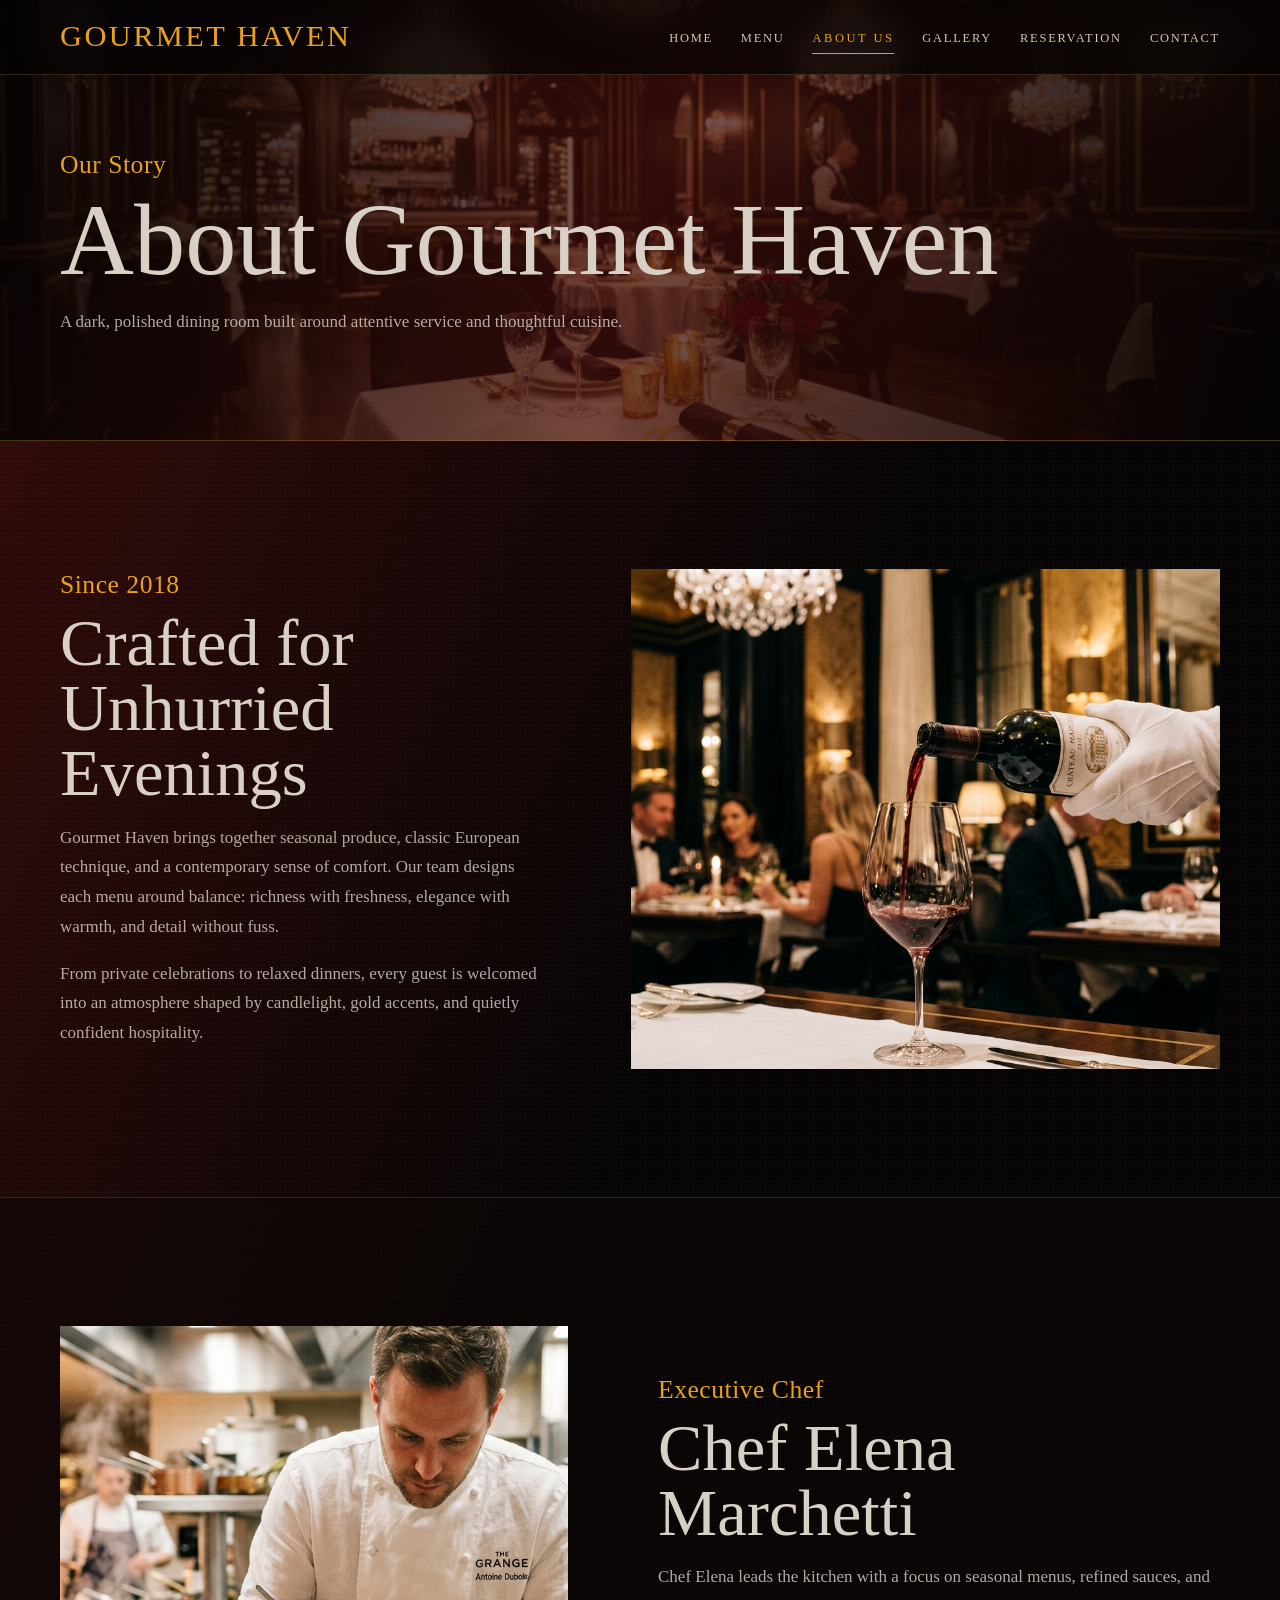
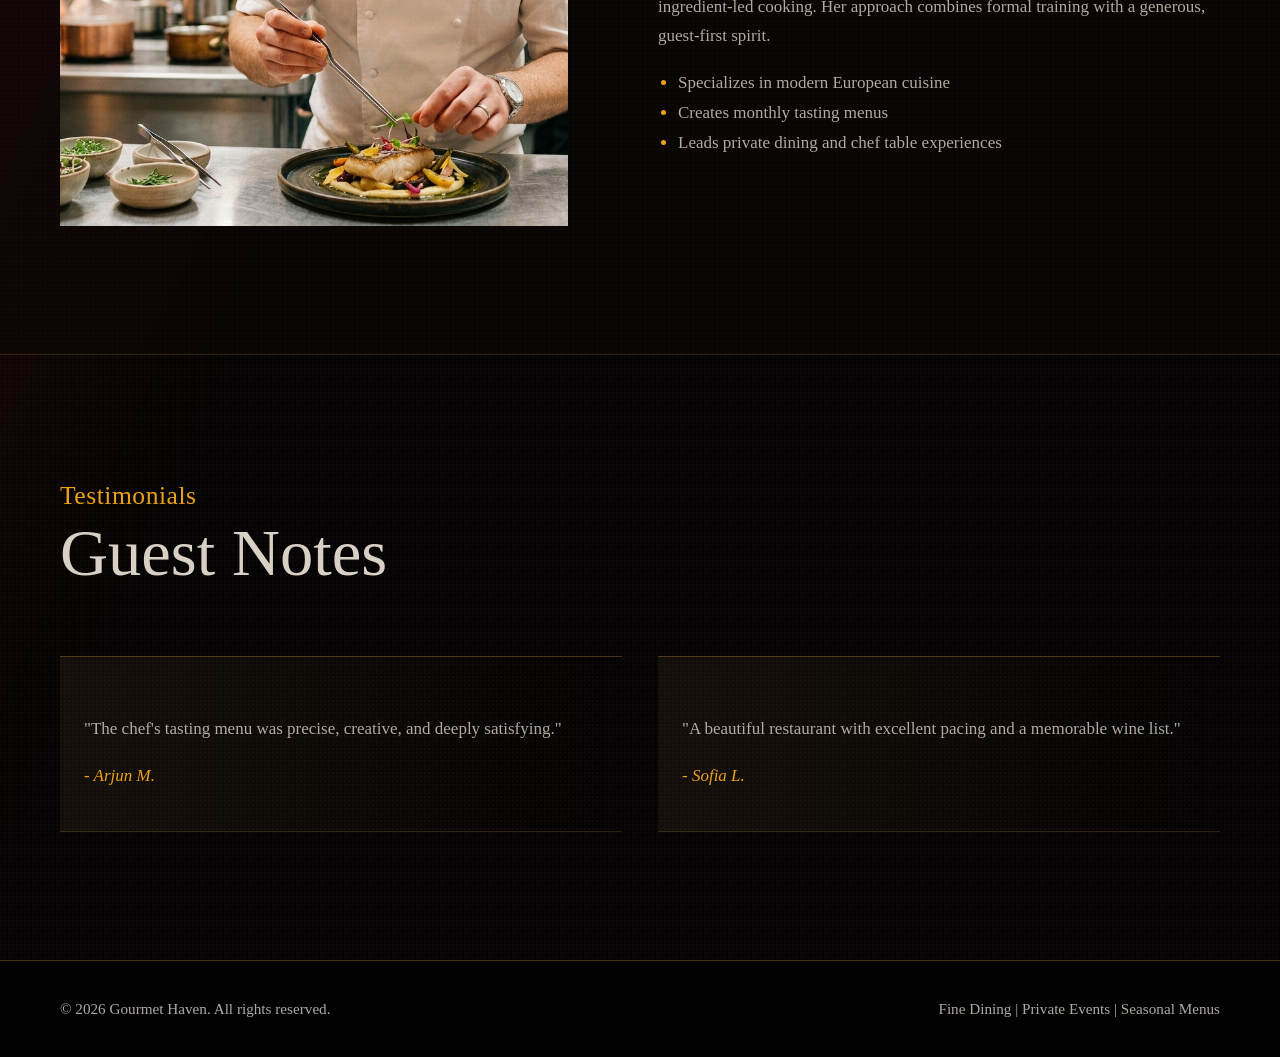
<file: about.html>
<!DOCTYPE html>
<html lang="en">
<head>
  <meta charset="UTF-8">
  <meta name="viewport" content="width=device-width, initial-scale=1.0">
  <title>Gourmet Haven | About Us</title>
  <link rel="stylesheet" href="css/styles.css">
</head>
<body>
  <div class="golden-mist-container" aria-hidden="true">
    <div class="mist-cloud mist-1"></div>
    <div class="mist-cloud mist-2"></div>
    <div class="mist-cloud mist-3"></div>
  </div>
  <header class="site-header">
    <nav class="navbar container" aria-label="Primary navigation">
      <a class="brand" href="index.html">Gourmet Haven</a>
      <button class="nav-toggle" type="button" aria-label="Toggle navigation" aria-expanded="false"><span></span><span></span><span></span></button>
      <ul class="nav-links">
        <li><a href="index.html">Home</a></li>
        <li><a href="menu.html">Menu</a></li>
        <li><a class="active" href="about.html">About Us</a></li>
        <li><a href="gallery.html">Gallery</a></li>
        <li><a href="reservation.html">Reservation</a></li>
        <li><a href="contact.html">Contact</a></li>
      </ul>
    </nav>
  </header>

  <main>
    <section class="page-hero">
      <div class="container">
        <p class="eyebrow handwritten">Our Story</p>
        <h1>About Gourmet Haven</h1>
        <p>A dark, polished dining room built around attentive service and thoughtful cuisine.</p>
      </div>
    </section>

    <section class="section">
      <div class="container about-layout">
        <div class="about-copy">
          <p class="eyebrow handwritten">Since 2018</p>
          <h2>Crafted for Unhurried Evenings</h2>
          <p>Gourmet Haven brings together seasonal produce, classic European technique, and a contemporary sense of comfort. Our team designs each menu around balance: richness with freshness, elegance with warmth, and detail without fuss.</p>
          <p>From private celebrations to relaxed dinners, every guest is welcomed into an atmosphere shaped by candlelight, gold accents, and quietly confident hospitality.</p>
        </div>
        <img class="about-image" src="images/Wine.jpeg" alt="Gourmet Haven restaurant interior">
      </div>
    </section>

    <section class="section chef-section">
      <div class="container chef-layout">
        <img src="images/Chef_plating.jpeg" alt="Executive Chef Elena Marchetti">
        <div>
          <p class="eyebrow handwritten">Executive Chef</p>
          <h2>Chef Elena Marchetti</h2>
          <p>Chef Elena leads the kitchen with a focus on seasonal menus, refined sauces, and ingredient-led cooking. Her approach combines formal training with a generous, guest-first spirit.</p>
          <ul class="feature-list">
            <li>Specializes in modern European cuisine</li>
            <li>Creates monthly tasting menus</li>
            <li>Leads private dining and chef table experiences</li>
          </ul>
        </div>
      </div>
    </section>

    <section class="section testimonials">
      <div class="container">
        <div class="section-heading">
          <p class="eyebrow handwritten">Testimonials</p>
          <h2>Guest Notes</h2>
        </div>
        <div class="testimonial-grid">
          <blockquote>
            <p>"The chef's tasting menu was precise, creative, and deeply satisfying."</p>
            <cite>- Arjun M.</cite>
          </blockquote>
          <blockquote>
            <p>"A beautiful restaurant with excellent pacing and a memorable wine list."</p>
            <cite>- Sofia L.</cite>
          </blockquote>
        </div>
      </div>
    </section>
  </main>

  <footer class="site-footer">
    <div class="container footer-content">
      <p>&copy; 2026 Gourmet Haven. All rights reserved.</p>
      <p>Fine Dining | Private Events | Seasonal Menus</p>
    </div>
  </footer>

  <script src="js/script.js"></script>
</body>
</html>
</file>
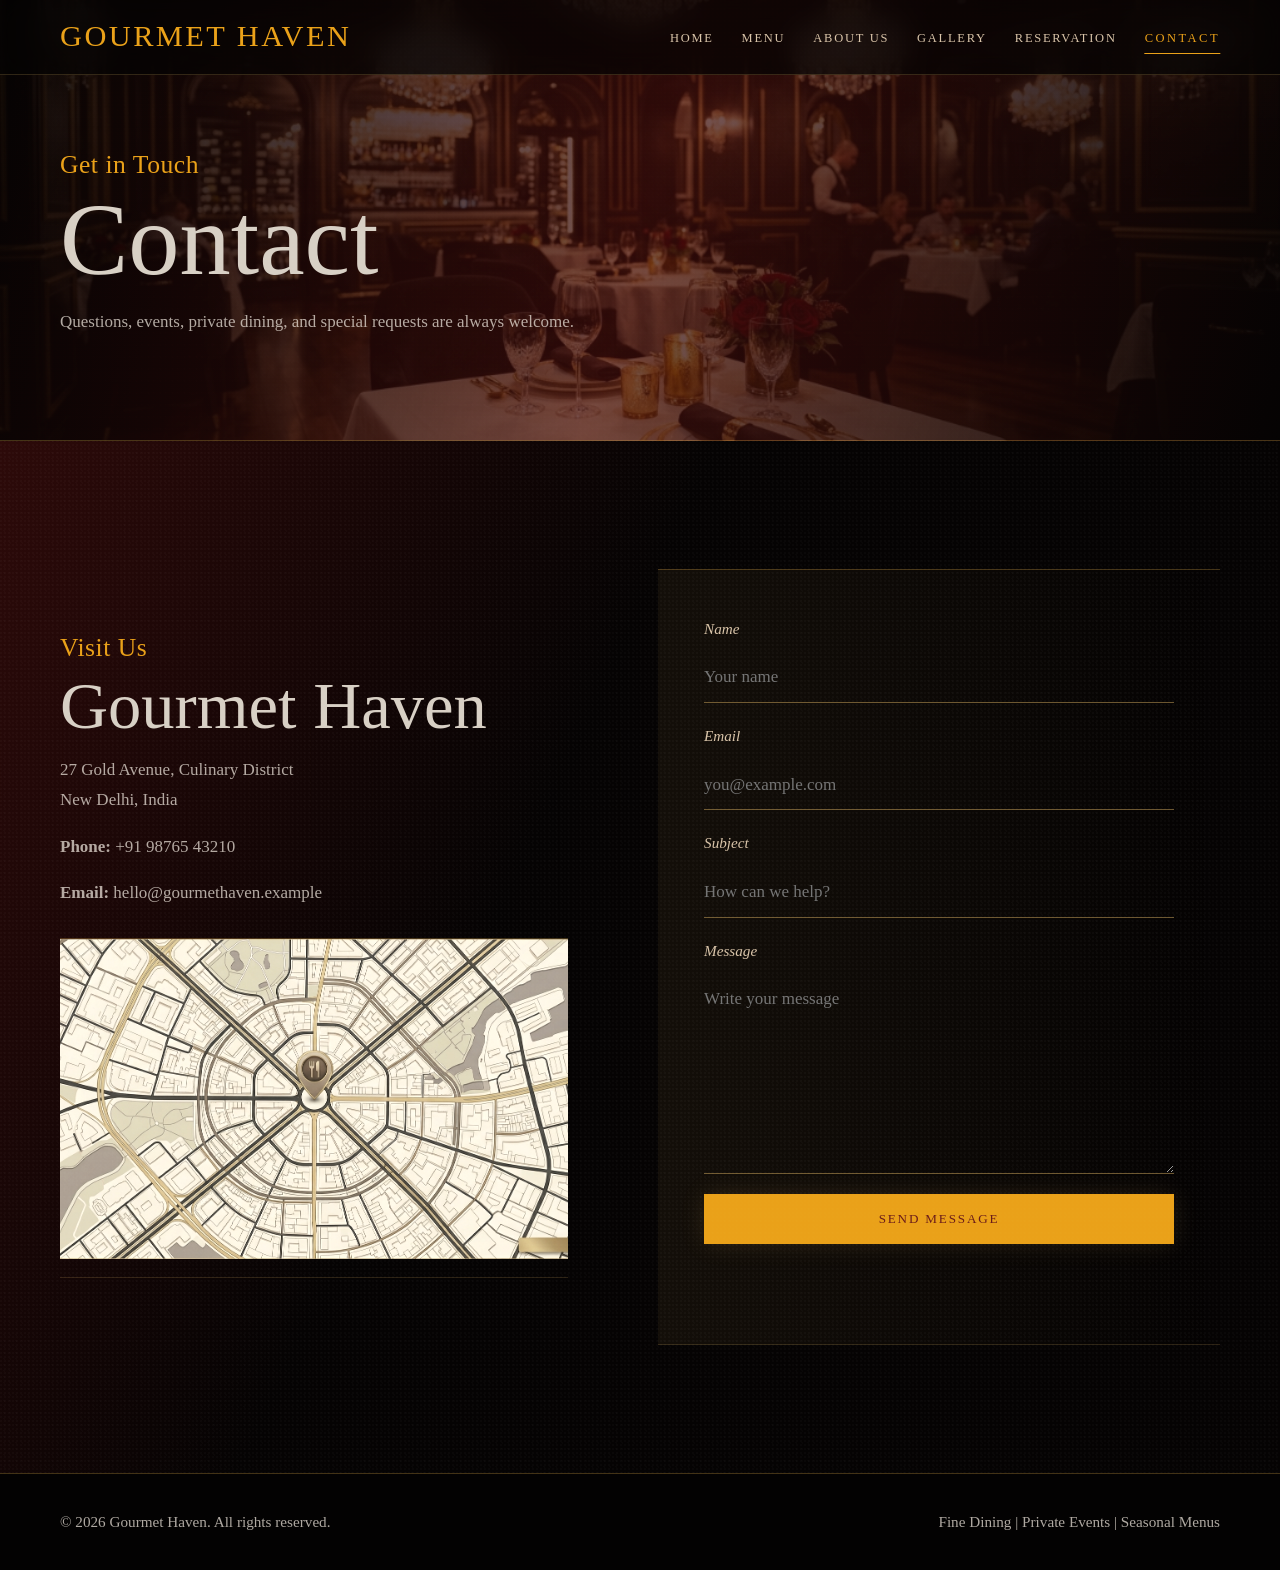
<file: contact.html>
<!DOCTYPE html>
<html lang="en">
<head>
  <meta charset="UTF-8">
  <meta name="viewport" content="width=device-width, initial-scale=1.0">
  <title>Gourmet Haven | Contact</title>
  <link rel="stylesheet" href="css/styles.css">
</head>
<body>
  <header class="site-header">
    <nav class="navbar container" aria-label="Primary navigation">
      <a class="brand" href="index.html">Gourmet Haven</a>
      <button class="nav-toggle" type="button" aria-label="Toggle navigation" aria-expanded="false"><span></span><span></span><span></span></button>
      <ul class="nav-links">
        <li><a href="index.html">Home</a></li>
        <li><a href="menu.html">Menu</a></li>
        <li><a href="about.html">About Us</a></li>
        <li><a href="gallery.html">Gallery</a></li>
        <li><a href="reservation.html">Reservation</a></li>
        <li><a class="active" href="contact.html">Contact</a></li>
      </ul>
    </nav>
  </header>

  <main>
    <section class="page-hero">
      <div class="container">
        <p class="eyebrow handwritten">Get in Touch</p>
        <h1>Contact</h1>
        <p>Questions, events, private dining, and special requests are always welcome.</p>
      </div>
    </section>

    <section class="section">
      <div class="container contact-layout">
        <div class="contact-details">
          <p class="eyebrow handwritten">Visit Us</p>
          <h2>Gourmet Haven</h2>
          <p>27 Gold Avenue, Culinary District<br>New Delhi, India</p>
          <p><strong>Phone:</strong> +91 98765 43210</p>
          <p><strong>Email:</strong> hello@gourmethaven.example</p>
          <div class="map-placeholder" role="img" aria-label="Gourmet Haven Location Map">
            <img src="images/Restaurant_map.jpeg" alt="Gourmet Haven Location Map" style="width: 100%; height: 100%; min-height: 320px; object-fit: cover; display: block;">
          </div>
        </div>
        <form class="luxury-form" id="contactForm">
          <div class="form-row">
            <label for="contactName">Name</label>
            <input type="text" id="contactName" name="name" placeholder="Your name" required>
          </div>
          <div class="form-row">
            <label for="contactEmail">Email</label>
            <input type="email" id="contactEmail" name="email" placeholder="you@example.com" required>
          </div>
          <div class="form-row">
            <label for="contactSubject">Subject</label>
            <input type="text" id="contactSubject" name="subject" placeholder="How can we help?" required>
          </div>
          <div class="form-row">
            <label for="contactMessage">Message</label>
            <textarea id="contactMessage" name="message" rows="6" placeholder="Write your message" required></textarea>
          </div>
          <button class="btn btn-primary" type="submit">Send Message</button>
          <p class="form-message" aria-live="polite"></p>
        </form>
      </div>
    </section>
  </main>

  <footer class="site-footer">
    <div class="container footer-content">
      <p>&copy; 2026 Gourmet Haven. All rights reserved.</p>
      <p>Fine Dining | Private Events | Seasonal Menus</p>
    </div>
  </footer>

  <script src="js/script.js"></script>
</body>
</html>
</file>
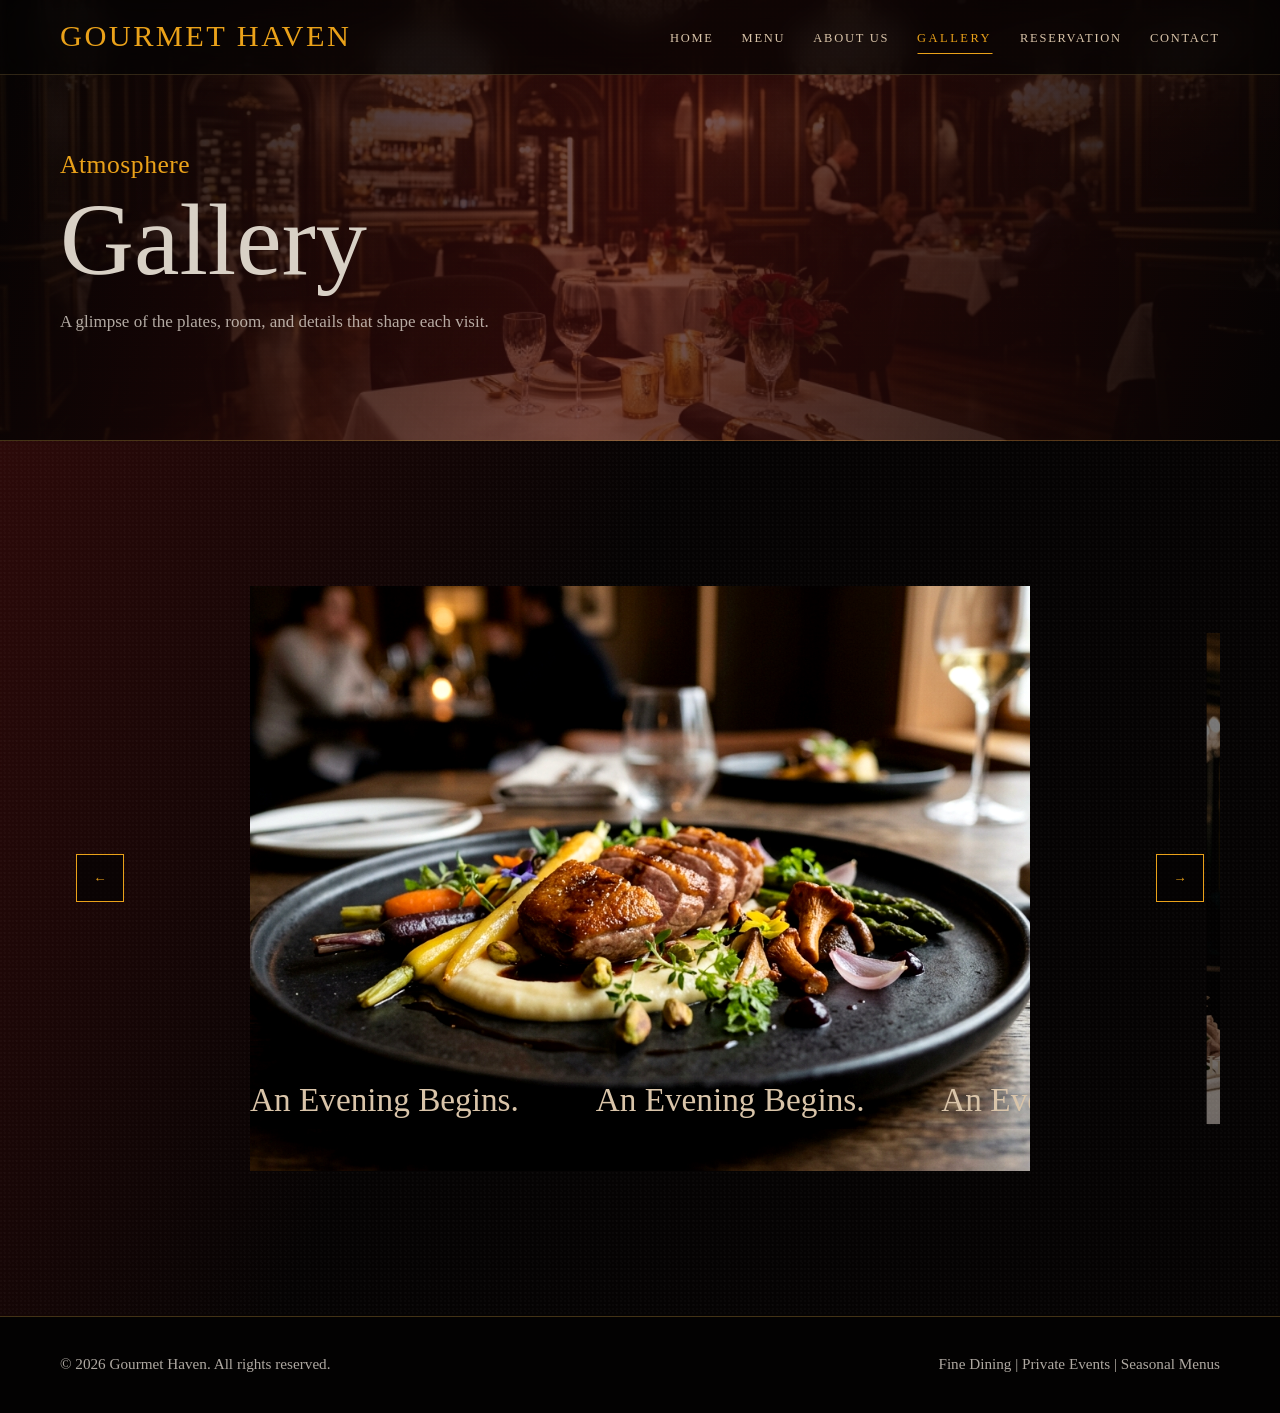
<file: gallery.html>
<!DOCTYPE html>
<html lang="en">
<head>
  <meta charset="UTF-8">
  <meta name="viewport" content="width=device-width, initial-scale=1.0">
  <title>Gourmet Haven | Gallery</title>
  <link rel="stylesheet" href="css/styles.css">
</head>
<body>
  <header class="site-header">
    <nav class="navbar container" aria-label="Primary navigation">
      <a class="brand" href="index.html">Gourmet Haven</a>
      <button class="nav-toggle" type="button" aria-label="Toggle navigation" aria-expanded="false"><span></span><span></span><span></span></button>
      <ul class="nav-links">
        <li><a href="index.html">Home</a></li>
        <li><a href="menu.html">Menu</a></li>
        <li><a href="about.html">About Us</a></li>
        <li><a class="active" href="gallery.html">Gallery</a></li>
        <li><a href="reservation.html">Reservation</a></li>
        <li><a href="contact.html">Contact</a></li>
      </ul>
    </nav>
  </header>

  <main>
    <section class="page-hero">
      <div class="container">
        <p class="eyebrow handwritten">Atmosphere</p>
        <h1>Gallery</h1>
        <p>A glimpse of the plates, room, and details that shape each visit.</p>
      </div>
    </section>

    <section class="section gallery-cinema">
      <div class="gallery-stage" aria-label="Cinematic gallery">
        <button class="gallery-control prev" type="button" aria-label="Previous image">&#8592;</button>
        <div class="gallery-track">
          <figure class="gallery-slide">
            <img src="images/Gourmet_dish.jpeg" alt="Gourmet dish on black plate">
            <figcaption>An Evening Begins.</figcaption>
          </figure>
          <figure class="gallery-slide">
            <img src="images/Wine.jpeg" alt="Restaurant table setting with gold accents and wine">
            <figcaption>Intimate Dining.</figcaption>
          </figure>
          <figure class="gallery-slide">
            <img src="images/Chef_plating.jpeg" alt="Chef preparing ingredients">
            <figcaption>Crafted Slowly.</figcaption>
          </figure>
          <figure class="gallery-slide">
            <img src="images/Truffle_risotto.jpeg" alt="Truffle risotto finished with herbs">
            <figcaption>Chef's Signature.</figcaption>
          </figure>
          <figure class="gallery-slide">
            <img src="images/Berry_panna_cotta.jpeg" alt="Berry panna cotta dessert">
            <figcaption>Sweet Finishes.</figcaption>
          </figure>
          <figure class="gallery-slide">
            <img src="images/hero.png" alt="Luxury restaurant dining area">
            <figcaption>Heaven.</figcaption>
          </figure>
          <figure class="gallery-slide">
            <img src="images/Chocolate.jpeg" alt="Dark chocolate torte dessert">
            <figcaption>One Last Spoon.</figcaption>
          </figure>
          <figure class="gallery-slide">
            <img src="images/Lobster_tail.jpeg" alt="Plated seafood entree">
            <figcaption>Sea Herbs & Candlelight.</figcaption>
          </figure>
          <figure class="gallery-slide">
            <img src="images/Grilled_steak.jpeg" alt="Grilled steak with sauce">
            <figcaption>For the Bordeaux Hour.</figcaption>
          </figure>
          <figure class="gallery-slide">
            <img src="images/filet_mignon.jpeg" alt="Filet mignon with roasted vegetables">
            <figcaption>Polished, Never Stiff.</figcaption>
          </figure>
          <figure class="gallery-slide">
            <img src="images/Dessert_assortment.jpeg" alt="Assorted French desserts">
            <figcaption>Sweet Finishes.</figcaption>
          </figure>
        </div>
        <button class="gallery-control next" type="button" aria-label="Next image">&#8594;</button>
      </div>
    </section>
  </main>

  <footer class="site-footer">
    <div class="container footer-content">
      <p>&copy; 2026 Gourmet Haven. All rights reserved.</p>
      <p>Fine Dining | Private Events | Seasonal Menus</p>
    </div>
  </footer>

  <script src="js/script.js?v=gallery-controls"></script>
</body>
</html>
</file>
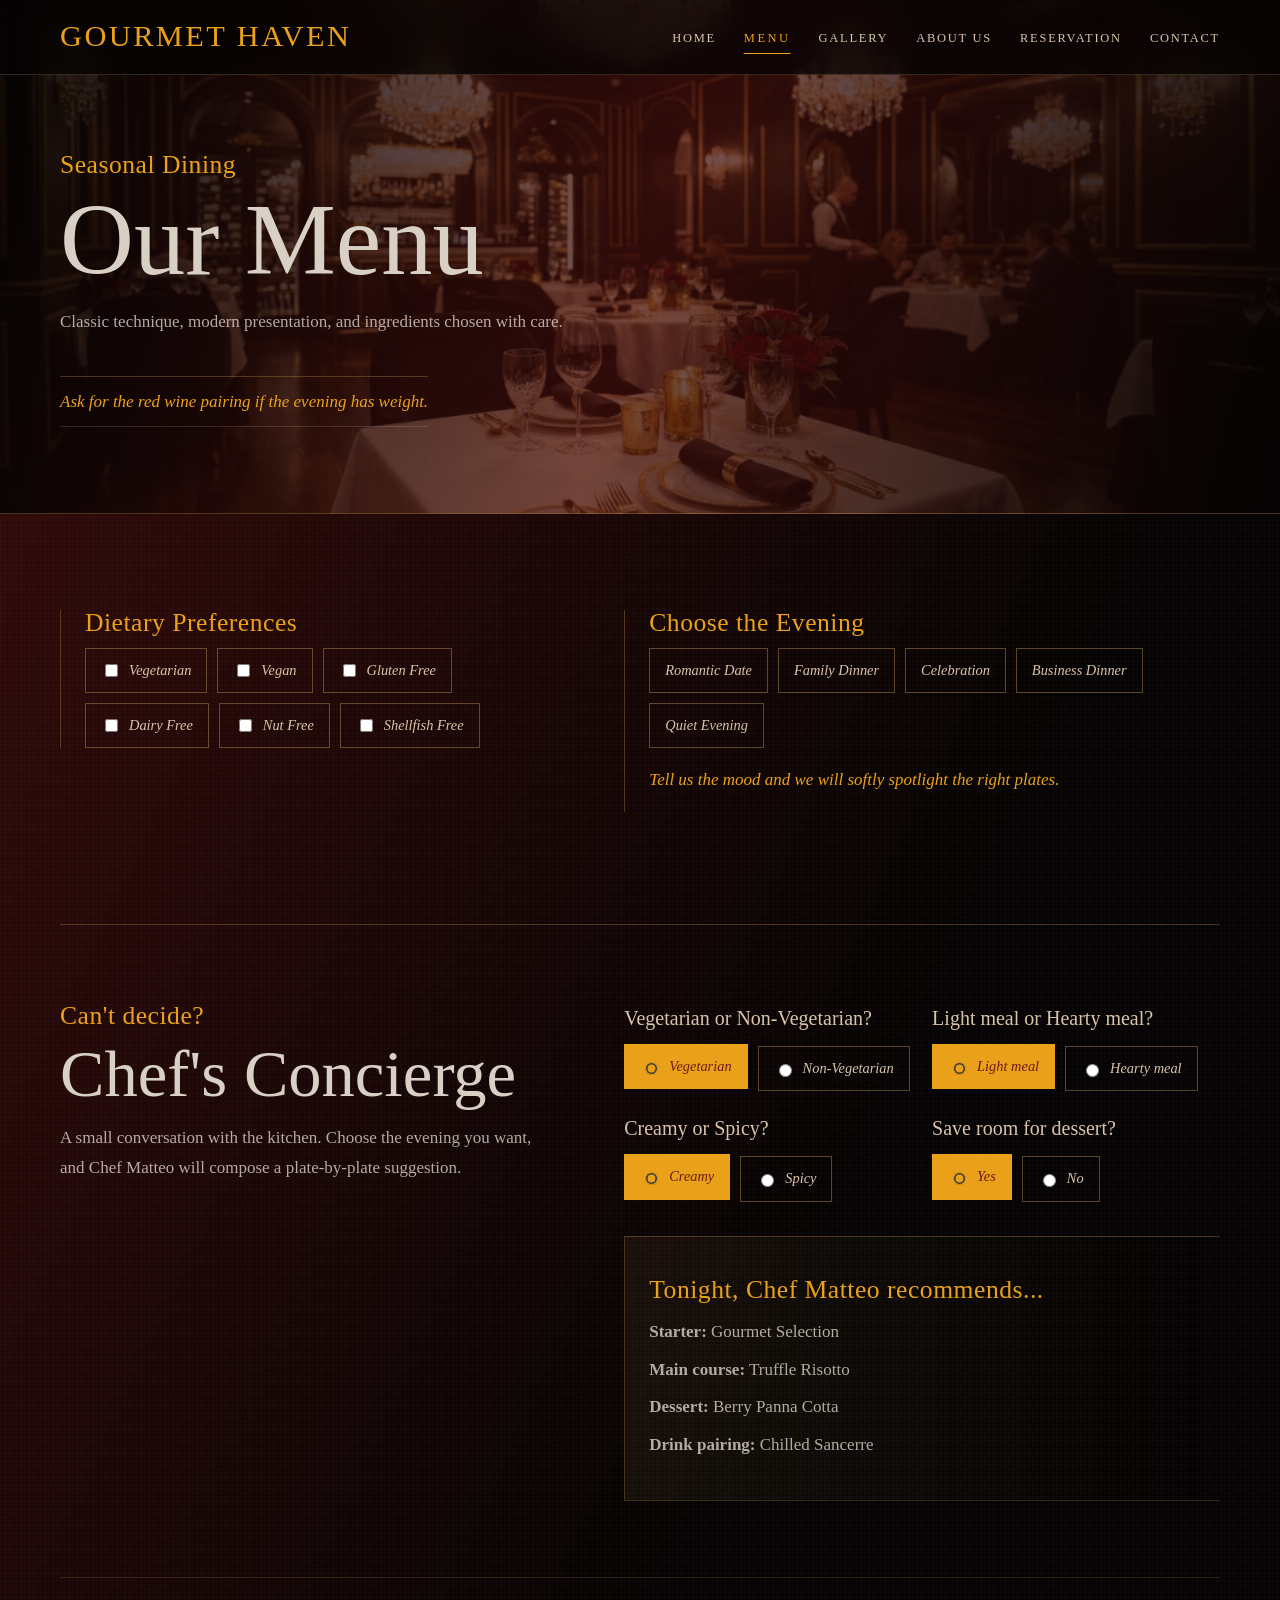
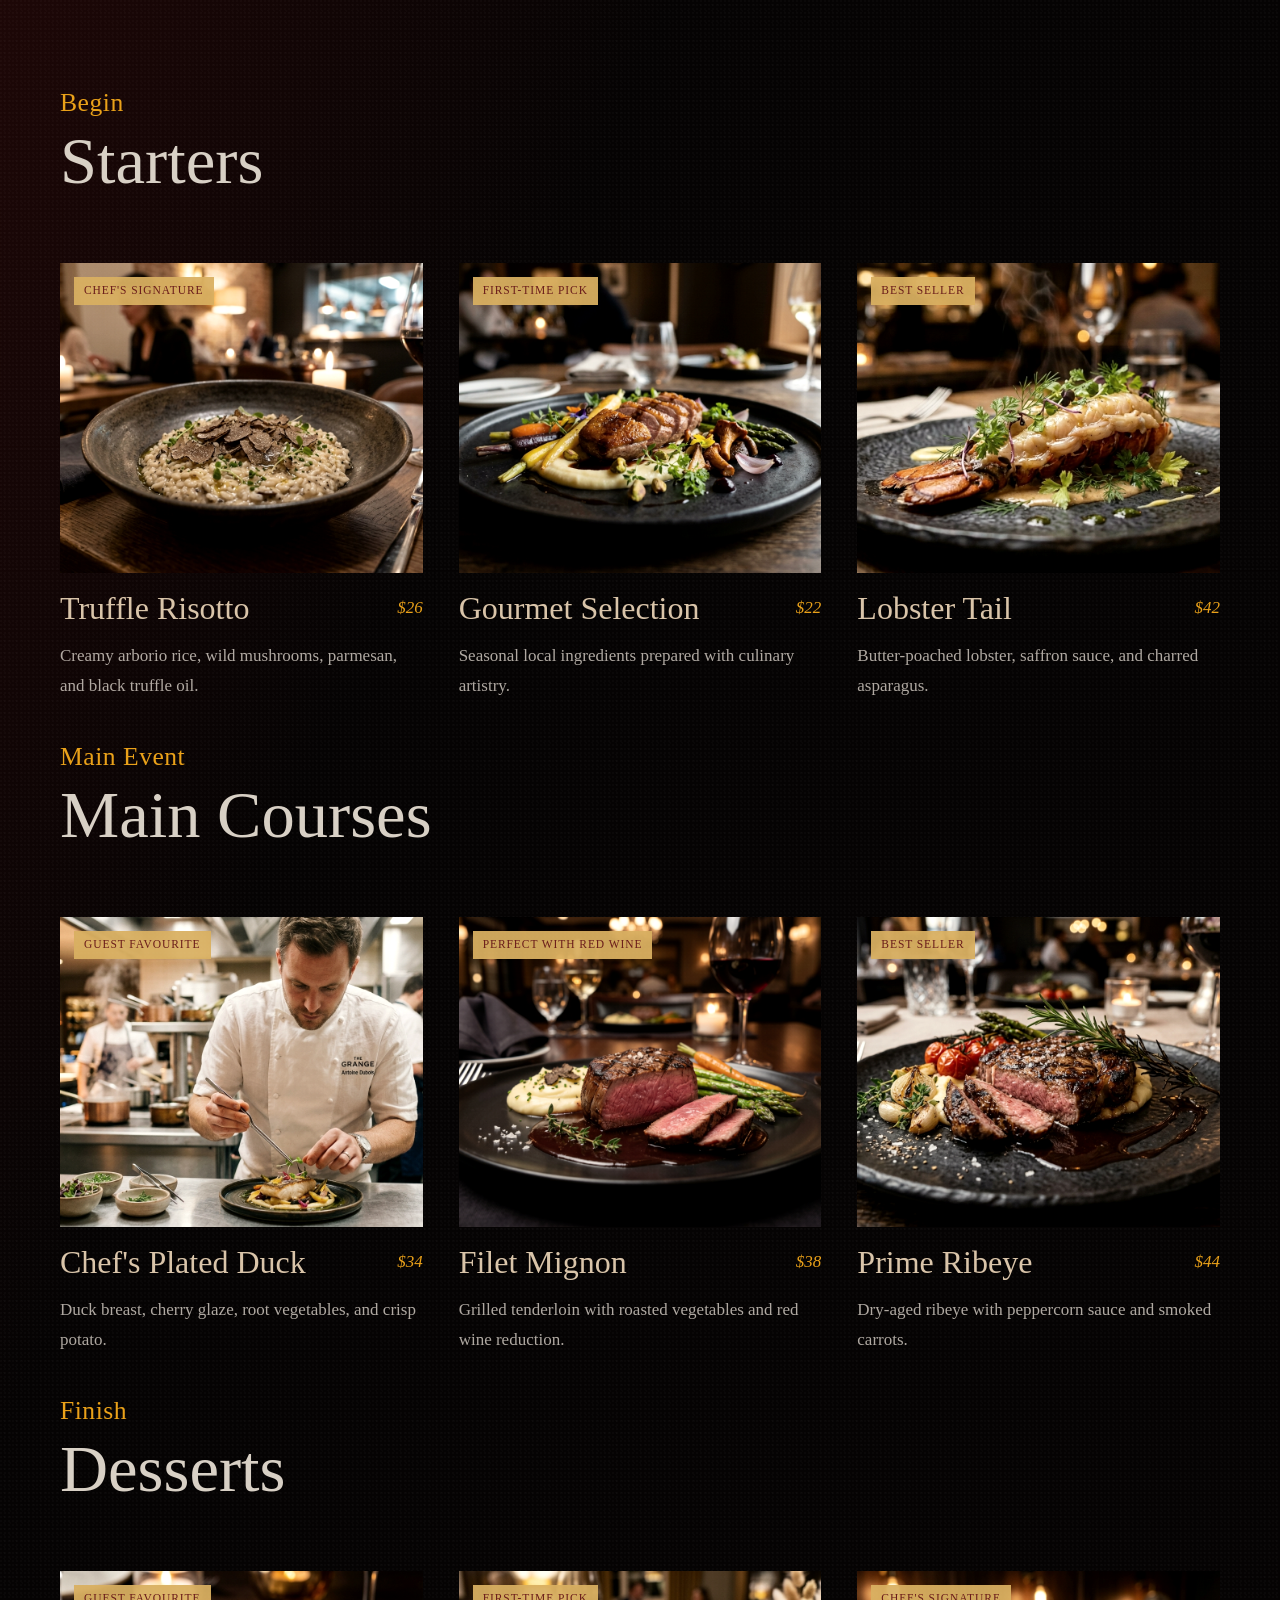
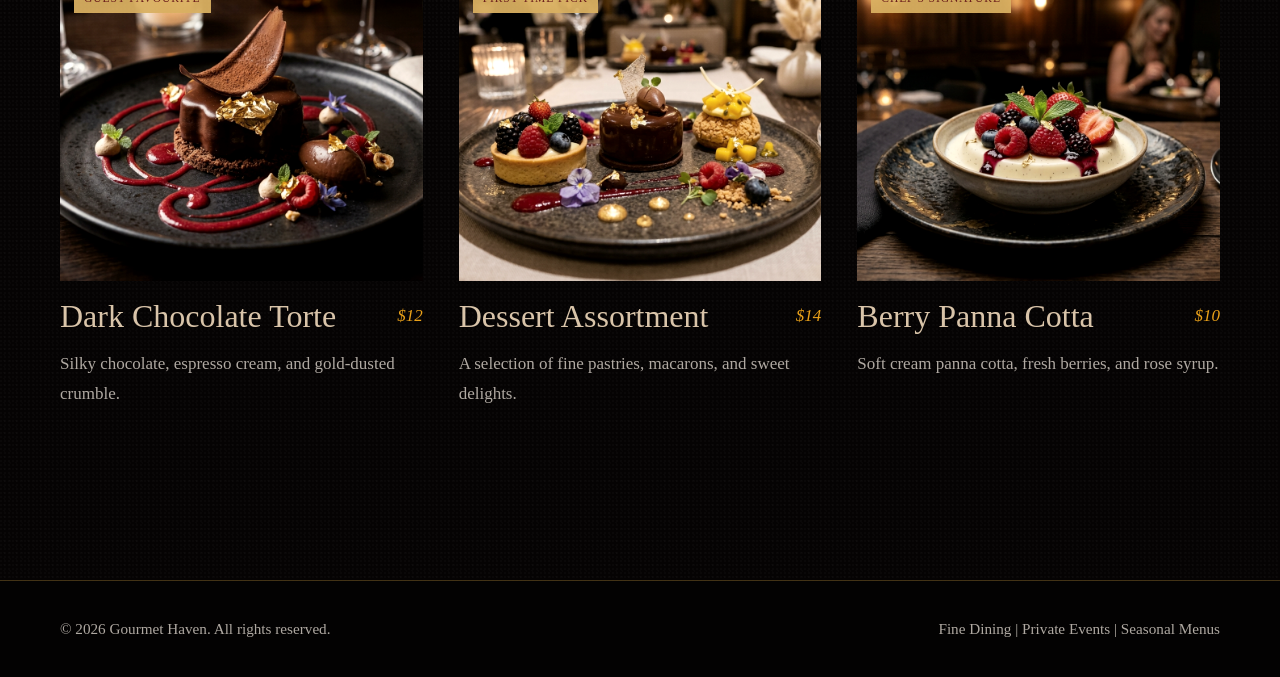
<file: menu.html>
<!DOCTYPE html>
<html lang="en">
<head>
  <meta charset="UTF-8">
  <meta name="viewport" content="width=device-width, initial-scale=1.0">
  <title>Gourmet Haven | Menu</title>
  <link rel="stylesheet" href="css/styles.css">
</head>
<body>
  <header class="site-header">
    <nav class="navbar container" aria-label="Primary navigation">
      <a class="brand" href="index.html">Gourmet Haven</a>
      <button class="nav-toggle" type="button" aria-label="Toggle navigation" aria-expanded="false"><span></span><span></span><span></span></button>
      <ul class="nav-links">
        <li><a href="index.html">Home</a></li>
        <li><a class="active" href="menu.html">Menu</a></li>
        <li><a href="gallery.html">Gallery</a></li>
        <li><a href="about.html">About Us</a></li>
        <li><a href="reservation.html">Reservation</a></li>
        <li><a href="contact.html">Contact</a></li>
      </ul>
    </nav>
  </header>

  <main>
    <section class="page-hero">
      <div class="container">
        <p class="eyebrow handwritten">Seasonal Dining</p>
        <h1>Our Menu</h1>
        <p>Classic technique, modern presentation, and ingredients chosen with care.</p>
        <div class="today-ambiance" aria-live="polite">Tonight's Ambiance: Cozy & Relaxed</div>
      </div>
    </section>

    <section class="section menu-experience">
      <div class="container">
        <div class="menu-toolbar" aria-label="Menu personalization tools">
          <div class="dietary-panel">
            <p class="eyebrow handwritten">Dietary Preferences</p>
            <div class="filter-options" role="group" aria-label="Dietary and allergy filters">
              <label><input type="checkbox" value="vegetarian" data-filter="dietary"> Vegetarian</label>
              <label><input type="checkbox" value="vegan" data-filter="dietary"> Vegan</label>
              <label><input type="checkbox" value="gluten-free" data-filter="dietary"> Gluten Free</label>
              <label><input type="checkbox" value="dairy-free" data-filter="dietary"> Dairy Free</label>
              <label><input type="checkbox" value="nut-free" data-filter="dietary"> Nut Free</label>
              <label><input type="checkbox" value="shellfish-free" data-filter="dietary"> Shellfish Free</label>
            </div>
          </div>
          <div class="mood-panel">
            <p class="eyebrow handwritten">Choose the Evening</p>
            <div class="mood-options" role="group" aria-label="Dining mood selector">
              <button type="button" data-mood="romantic">Romantic Date</button>
              <button type="button" data-mood="family">Family Dinner</button>
              <button type="button" data-mood="celebration">Celebration</button>
              <button type="button" data-mood="business">Business Dinner</button>
              <button type="button" data-mood="quiet">Quiet Evening</button>
            </div>
            <p class="mood-message" aria-live="polite">Tell us the mood and we will softly spotlight the right plates.</p>
          </div>
        </div>
      </div>

      <div class="container chef-concierge" id="chefConcierge">
        <div class="concierge-copy">
          <p class="eyebrow handwritten">Can't decide?</p>
          <h2>Chef's Concierge</h2>
          <p>A small conversation with the kitchen. Choose the evening you want, and Chef Matteo will compose a plate-by-plate suggestion.</p>
        </div>
        <form class="concierge-form" aria-label="Chef concierge meal recommendation">
          <div class="concierge-group">
            <span>Vegetarian or Non-Vegetarian?</span>
            <label><input type="radio" name="diet" value="vegetarian" checked> Vegetarian</label>
            <label><input type="radio" name="diet" value="non-vegetarian"> Non-Vegetarian</label>
          </div>
          <div class="concierge-group">
            <span>Light meal or Hearty meal?</span>
            <label><input type="radio" name="meal" value="light" checked> Light meal</label>
            <label><input type="radio" name="meal" value="hearty"> Hearty meal</label>
          </div>
          <div class="concierge-group">
            <span>Creamy or Spicy?</span>
            <label><input type="radio" name="flavor" value="creamy" checked> Creamy</label>
            <label><input type="radio" name="flavor" value="spicy"> Spicy</label>
          </div>
          <div class="concierge-group">
            <span>Save room for dessert?</span>
            <label><input type="radio" name="dessert" value="yes" checked> Yes</label>
            <label><input type="radio" name="dessert" value="no"> No</label>
          </div>
        </form>
        <article class="concierge-result" aria-live="polite">
          <p class="eyebrow handwritten">Tonight, Chef Matteo recommends...</p>
          <ul>
            <li><strong>Starter:</strong> Truffle Risotto</li>
            <li><strong>Main:</strong> Gourmet Selection</li>
            <li><strong>Dessert:</strong> Berry Panna Cotta</li>
            <li><strong>Drink:</strong> Chilled Sancerre</li>
          </ul>
        </article>
      </div>

      <div class="container menu-wrapper">
        <div class="menu-category">
          <div class="section-heading left">
            <p class="eyebrow handwritten">Begin</p>
            <h2>Starters</h2>
          </div>
          <div class="card-grid">
            <article class="dish-card" data-note="Chef's signature starter" data-diet="vegetarian gluten-free shellfish-free" data-mood="romantic business quiet" data-badge="Chef's Signature">
              <img src="images/Truffle_risotto.jpeg" alt="Truffle mushroom risotto">
              <div class="card-body">
                <div class="card-title-row"><h3>Truffle Risotto</h3><span>$26</span></div>
                <p>Creamy arborio rice, wild mushrooms, parmesan, and black truffle oil.</p>
                <p class="ingredient-reveal">Porcini, parmesan, black truffle, thyme, white wine.</p>
              </div>
            </article>
            <article class="dish-card" data-note="Locally sourced" data-diet="vegetarian vegan gluten-free dairy-free nut-free shellfish-free" data-mood="family quiet celebration" data-badge="First-Time Pick">
              <img src="images/Gourmet_dish.jpeg" alt="Chef's gourmet creation">
              <div class="card-body">
                <div class="card-title-row"><h3>Gourmet Selection</h3><span>$22</span></div>
                <p>Seasonal local ingredients prepared with culinary artistry.</p>
                <p class="ingredient-reveal">Market fresh herbs, organic greens, house vinaigrette.</p>
              </div>
            </article>
            <article class="dish-card hot-dish" data-note="Butter poached" data-diet="gluten-free nut-free" data-mood="romantic celebration business" data-badge="Best Seller">
              <img src="images/Lobster_tail.jpeg" alt="Butter poached lobster tail">
              <div class="card-body">
                <div class="card-title-row"><h3>Lobster Tail</h3><span>$42</span></div>
                <p>Butter-poached lobster, saffron sauce, and charred asparagus.</p>
                <p class="ingredient-reveal">Lobster, saffron butter, lemon, asparagus, sea herbs.</p>
              </div>
            </article>
          </div>
        </div>

        <div class="menu-category">
          <div class="section-heading left">
            <p class="eyebrow handwritten">Main Event</p>
            <h2>Main Courses</h2>
          </div>
          <div class="card-grid">
            <article class="dish-card hot-dish" data-note="Chef's tableside art" data-diet="gluten-free nut-free shellfish-free" data-mood="romantic celebration business" data-badge="Guest Favourite">
              <img src="images/Chef_plating.jpeg" alt="Chef's plated special creation">
              <div class="card-body">
                <div class="card-title-row"><h3>Chef's Plated Duck</h3><span>$34</span></div>
                <p>Duck breast, cherry glaze, root vegetables, and crisp potato.</p>
                <p class="ingredient-reveal">Duck, cherry glaze, parsnip, potato, winter herbs.</p>
              </div>
            </article>
            <article class="dish-card hot-dish" data-note="Elegant and rich" data-diet="gluten-free dairy-free nut-free shellfish-free" data-mood="celebration business" data-badge="Perfect with Red Wine">
              <img src="images/filet_mignon.jpeg" alt="Filet mignon with roasted vegetables">
              <div class="card-body">
                <div class="card-title-row"><h3>Filet Mignon</h3><span>$38</span></div>
                <p>Grilled tenderloin with roasted vegetables and red wine reduction.</p>
                <p class="ingredient-reveal">Dry-aged beef, shallot jus, smoked carrot, peppercorn.</p>
              </div>
            </article>
            <article class="dish-card hot-dish" data-note="For slow evenings" data-diet="gluten-free dairy-free nut-free shellfish-free" data-mood="family celebration business" data-badge="Best Seller">
              <img src="images/Grilled_steak.jpeg" alt="Prime grilled steak with peppercorn sauce">
              <div class="card-body">
                <div class="card-title-row"><h3>Prime Ribeye</h3><span>$44</span></div>
                <p>Dry-aged ribeye with peppercorn sauce and smoked carrots.</p>
                <p class="ingredient-reveal">Ribeye, peppercorn, smoked carrot, rosemary salt.</p>
              </div>
            </article>
          </div>
        </div>

        <div class="menu-category">
          <div class="section-heading left">
            <p class="eyebrow handwritten">Finish</p>
            <h2>Desserts</h2>
          </div>
          <div class="card-grid">
            <article class="dish-card" data-note="Gold-dusted" data-diet="vegetarian shellfish-free" data-mood="romantic celebration quiet" data-badge="Guest Favourite">
              <img src="images/Chocolate.jpeg" alt="Dark chocolate torte">
              <div class="card-body">
                <div class="card-title-row"><h3>Dark Chocolate Torte</h3><span>$12</span></div>
                <p>Silky chocolate, espresso cream, and gold-dusted crumble.</p>
                <p class="ingredient-reveal">Dark chocolate, espresso, hazelnut, cocoa nib.</p>
              </div>
            </article>
            <article class="dish-card" data-note="Assorted sweetness" data-diet="vegetarian shellfish-free" data-mood="family celebration" data-badge="First-Time Pick">
              <img src="images/Dessert_assortment.jpeg" alt="Chef's dessert assortment">
              <div class="card-body">
                <div class="card-title-row"><h3>Dessert Assortment</h3><span>$14</span></div>
                <p>A selection of fine pastries, macarons, and sweet delights.</p>
                <p class="ingredient-reveal">Seasonal fruits, French pastry, chocolate ganache.</p>
              </div>
            </article>
            <article class="dish-card" data-note="Summer in a spoon" data-diet="vegetarian gluten-free shellfish-free" data-mood="romantic quiet" data-badge="Chef's Signature">
              <img src="images/Berry_panna_cotta.jpeg" alt="Berry panna cotta">
              <div class="card-body">
                <div class="card-title-row"><h3>Berry Panna Cotta</h3><span>$10</span></div>
                <p>Soft cream panna cotta, fresh berries, and rose syrup.</p>
                <p class="ingredient-reveal">Cream, rose, berries, pistachio, vanilla.</p>
              </div>
            </article>
          </div>
        </div>
      </div>
    </section>
  </main>

  <footer class="site-footer">
    <div class="container footer-content">
      <p>&copy; 2026 Gourmet Haven. All rights reserved.</p>
      <p>Fine Dining | Private Events | Seasonal Menus</p>
    </div>
  </footer>

  <script src="js/script.js"></script>
</body>
</html>
</file>
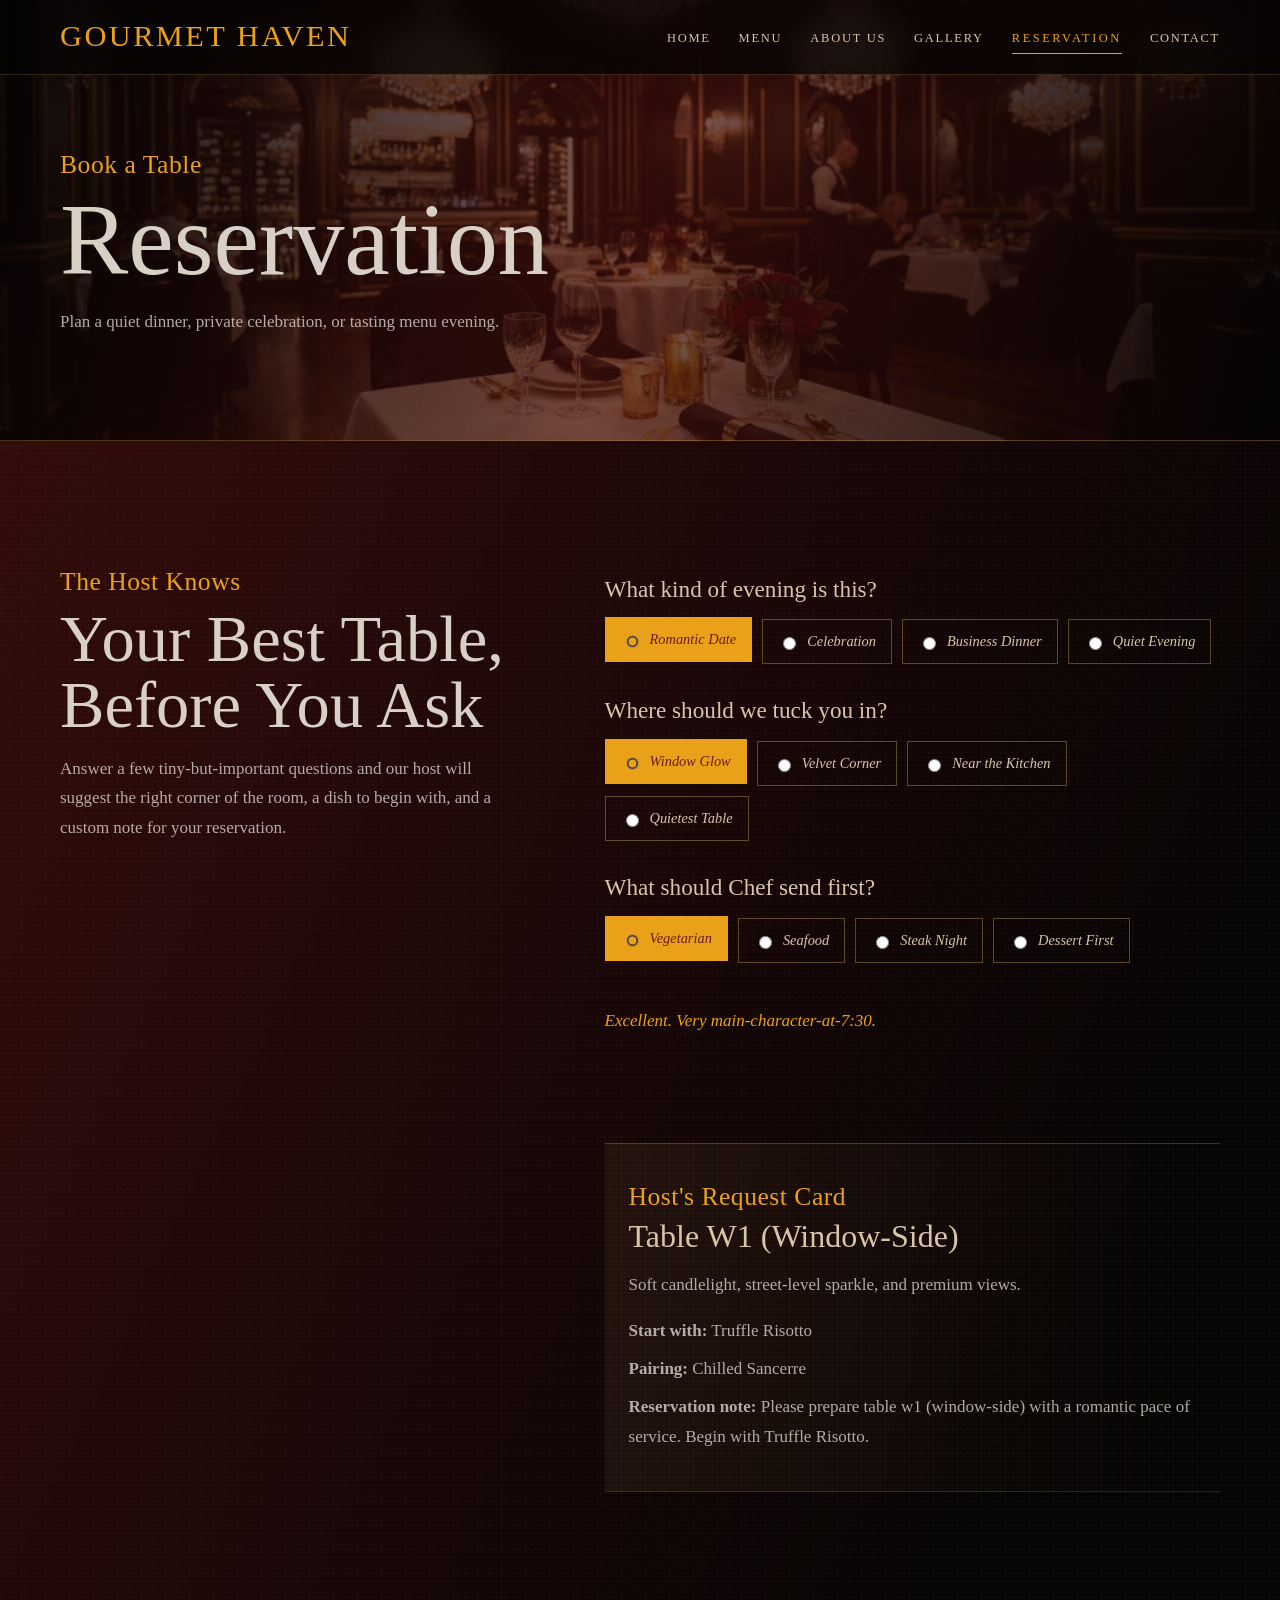
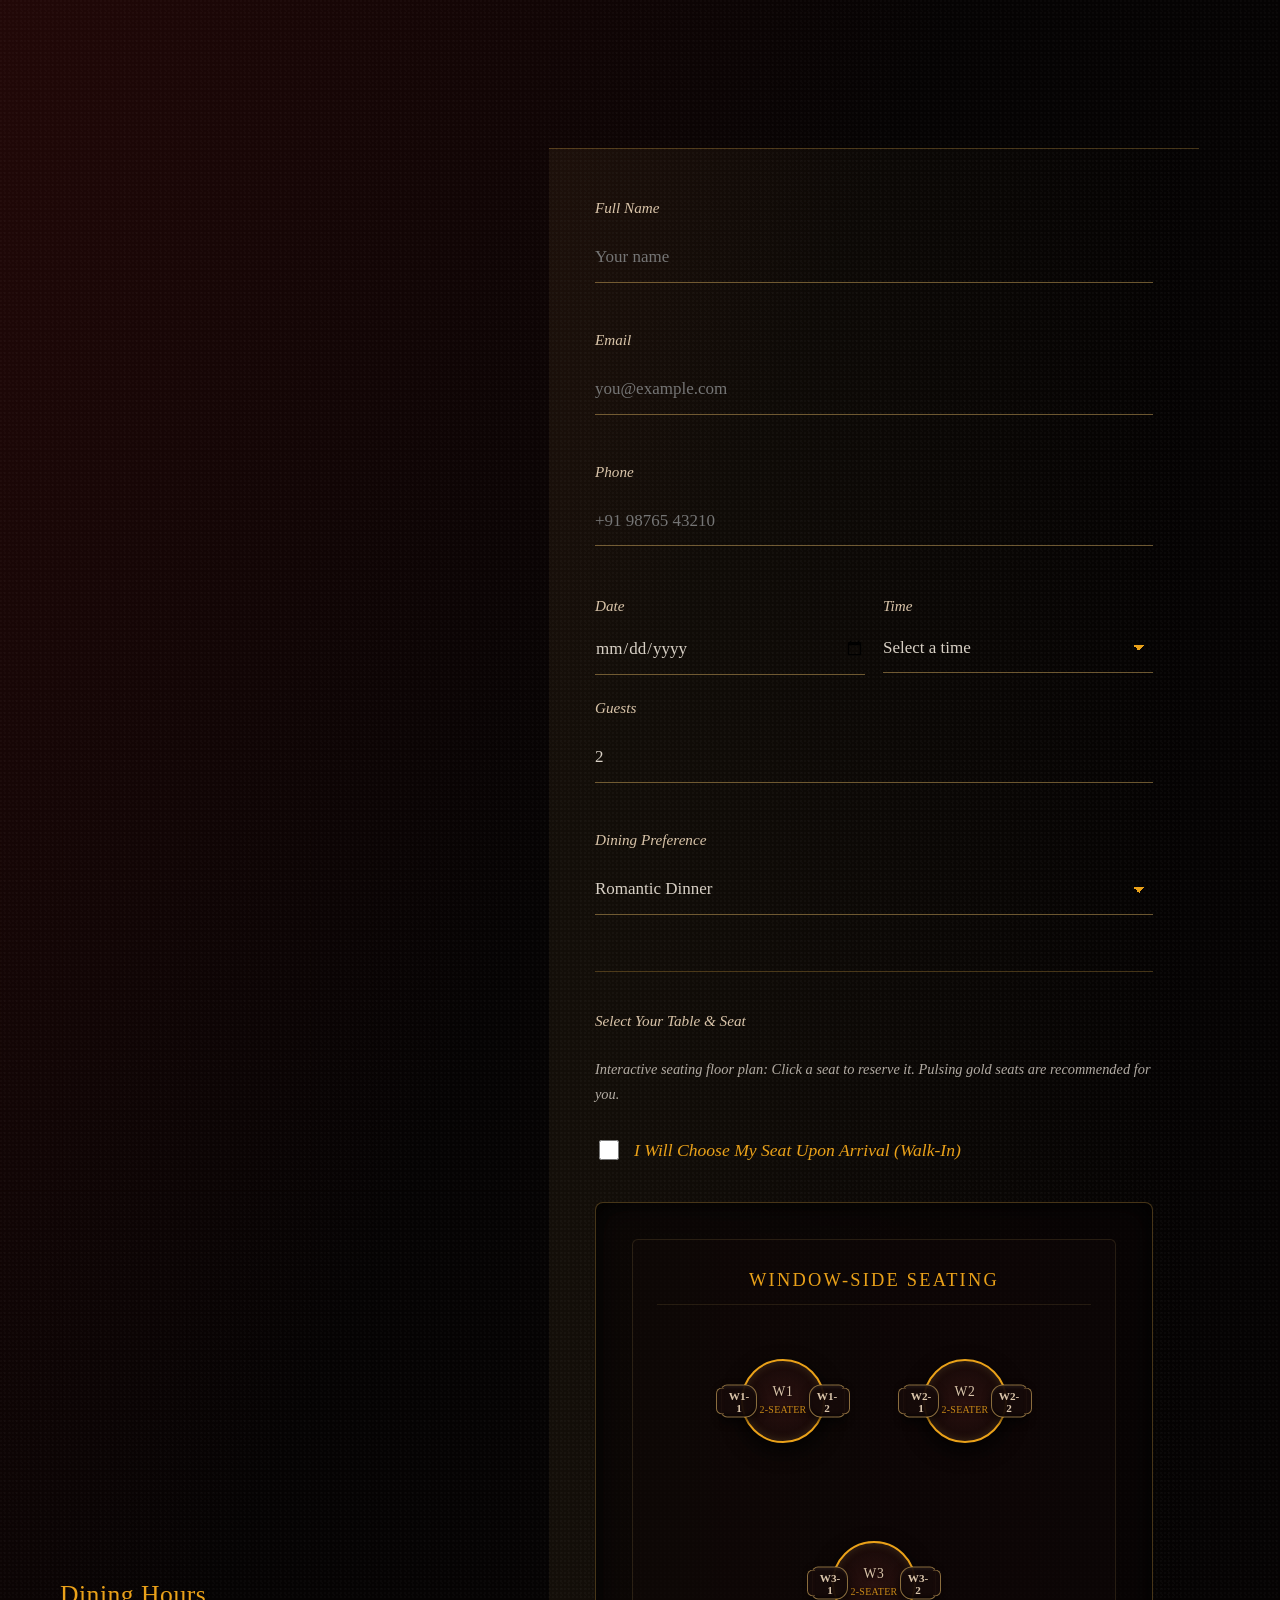
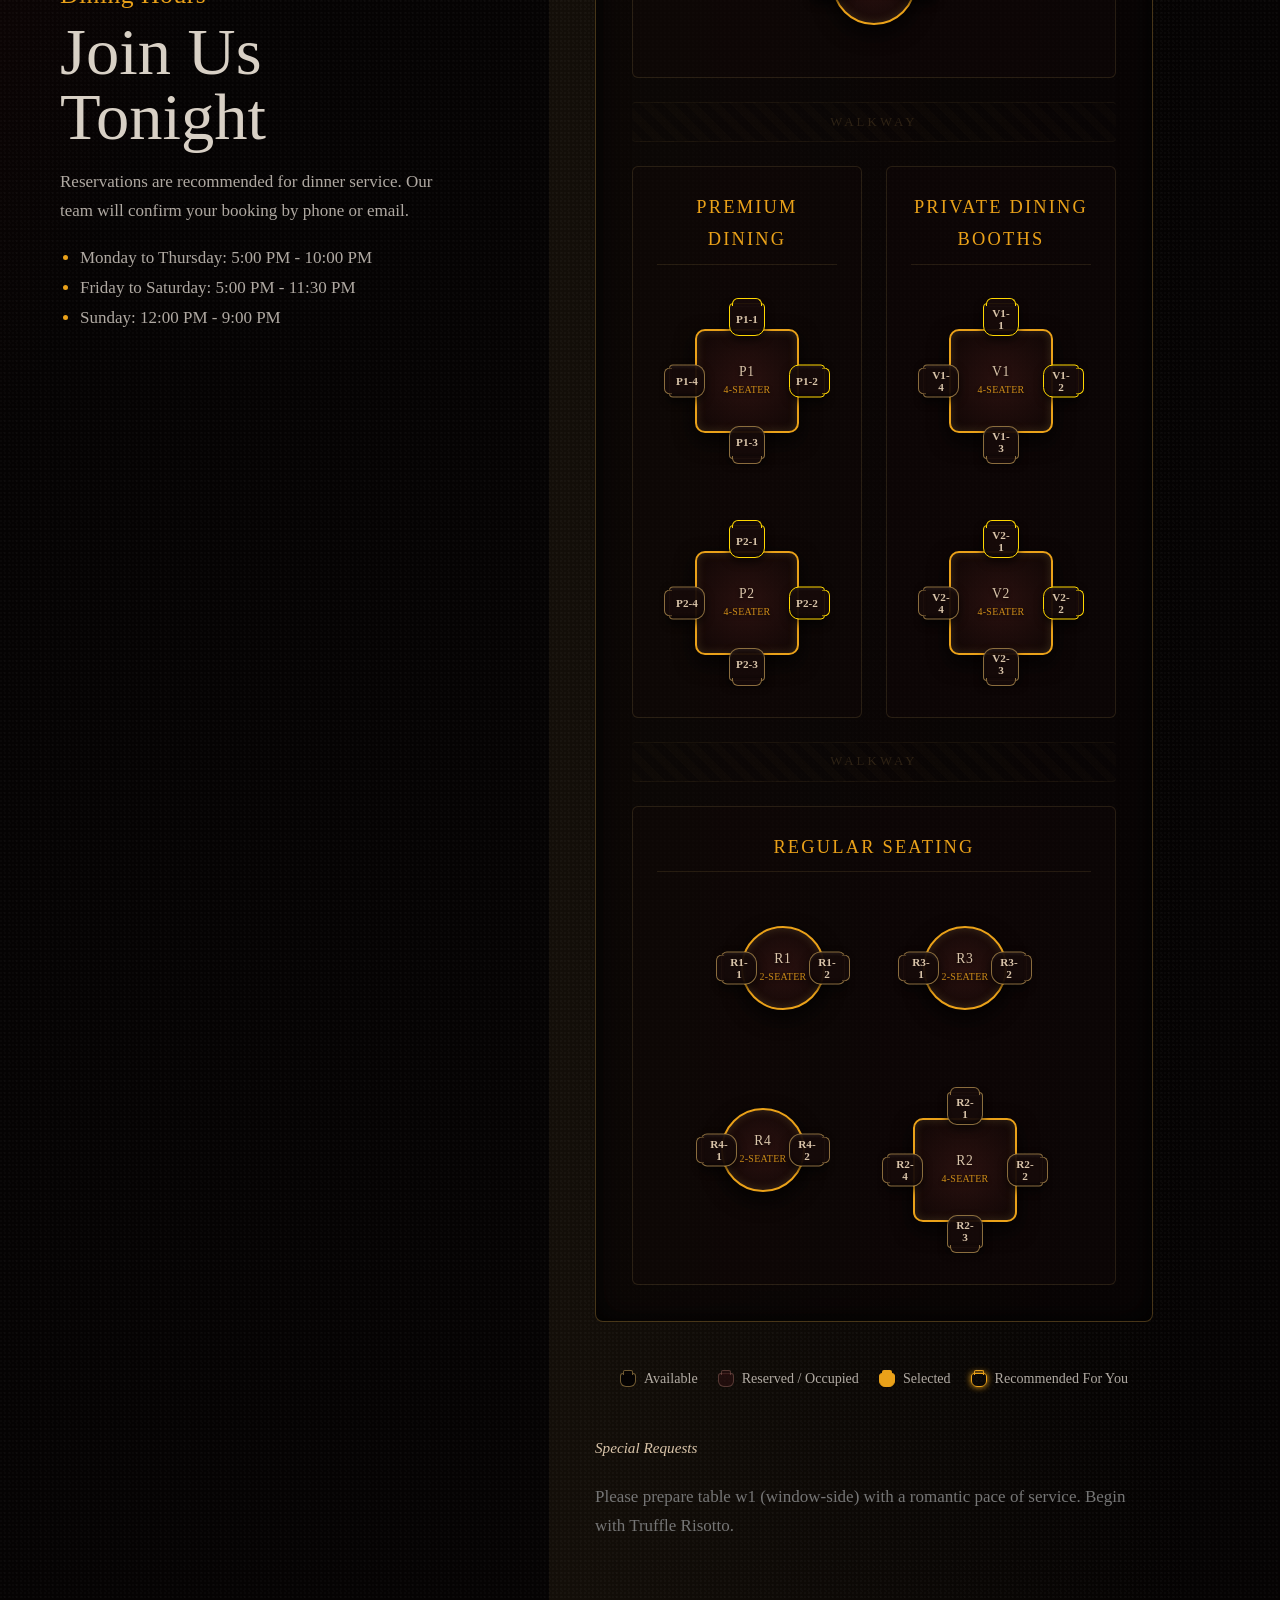
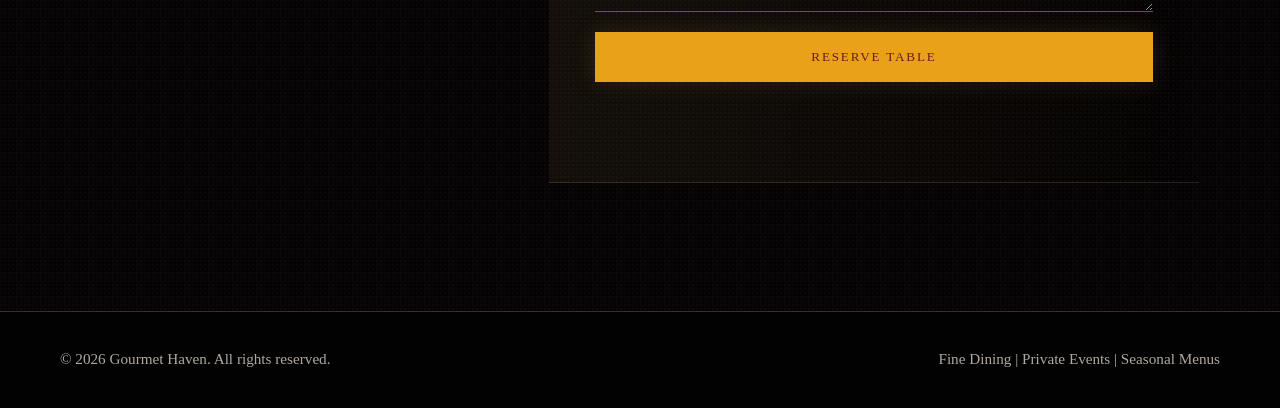
<file: reservation.html>
<!DOCTYPE html>
<html lang="en">
<head>
  <meta charset="UTF-8">
  <meta name="viewport" content="width=device-width, initial-scale=1.0">
  <title>Gourmet Haven | Reservation</title>
  <link rel="stylesheet" href="css/styles.css">
</head>
<body>
  <header class="site-header">
    <nav class="navbar container" aria-label="Primary navigation">
      <a class="brand" href="index.html">Gourmet Haven</a>
      <button class="nav-toggle" type="button" aria-label="Toggle navigation" aria-expanded="false"><span></span><span></span><span></span></button>
      <ul class="nav-links">
        <li><a href="index.html">Home</a></li>
        <li><a href="menu.html">Menu</a></li>
        <li><a href="about.html">About Us</a></li>
        <li><a href="gallery.html">Gallery</a></li>
        <li><a class="active" href="reservation.html">Reservation</a></li>
        <li><a href="contact.html">Contact</a></li>
      </ul>
    </nav>
  </header>

  <main>
    <section class="page-hero">
      <div class="container">
        <p class="eyebrow handwritten">Book a Table</p>
        <h1>Reservation</h1>
        <p>Plan a quiet dinner, private celebration, or tasting menu evening.</p>
      </div>
    </section>

    <section class="section host-concierge-section" id="hostConcierge">
      <div class="container host-concierge">
        <div class="host-copy">
          <p class="eyebrow handwritten">The Host Knows</p>
          <h2>Your Best Table, Before You Ask</h2>
          <p>Answer a few tiny-but-important questions and our host will suggest the right corner of the room, a dish to begin with, and a custom note for your reservation.</p>
        </div>

        <form class="table-concierge" aria-label="Table and dish concierge">
          <div class="concierge-step">
            <span>What kind of evening is this?</span>
            <label class="shape-choice cloche-choice"><input type="radio" name="occasion" value="romantic" checked> Romantic Date</label>
            <label class="shape-choice cloche-choice"><input type="radio" name="occasion" value="celebration"> Celebration</label>
            <label class="shape-choice cloche-choice"><input type="radio" name="occasion" value="business"> Business Dinner</label>
            <label class="shape-choice cloche-choice"><input type="radio" name="occasion" value="quiet"> Quiet Evening</label>
          </div>

          <div class="concierge-step">
            <span>Where should we tuck you in?</span>
            <label class="shape-choice cloche-choice"><input type="radio" name="seat" value="window" checked> Window Glow</label>
            <label class="shape-choice cloche-choice"><input type="radio" name="seat" value="corner"> Velvet Corner</label>
            <label class="shape-choice cloche-choice"><input type="radio" name="seat" value="chef"> Near the Kitchen</label>
            <label class="shape-choice cloche-choice"><input type="radio" name="seat" value="quiet"> Quietest Table</label>
          </div>

          <div class="concierge-step">
            <span>What should Chef send first?</span>
            <label class="shape-choice cupcake-choice"><input type="radio" name="taste" value="vegetarian" checked> Vegetarian</label>
            <label class="shape-choice cupcake-choice"><input type="radio" name="taste" value="seafood"> Seafood</label>
            <label class="shape-choice cupcake-choice"><input type="radio" name="taste" value="steak"> Steak Night</label>
            <label class="shape-choice cupcake-choice"><input type="radio" name="taste" value="dessert"> Dessert First</label>
          </div>

          <p class="concierge-banter" aria-live="polite">Excellent. Very main-character-at-7:30.</p>
        </form>

        <article class="table-recommendation" aria-live="polite">
          <p class="eyebrow handwritten">Host's Request Card</p>
          <h3>Table 12 by the window</h3>
          <p class="table-reason">Soft candlelight, a little privacy, and enough room for dessert to arrive dramatically.</p>
          <ul>
            <li><strong>Start with:</strong> Truffle Risotto</li>
            <li><strong>Pairing:</strong> Chilled Sancerre</li>
            <li><strong>Reservation note:</strong> Please prepare a romantic window table with a calm pace of service.</li>
          </ul>
        </article>
      </div>
    </section>

    <section class="section">
      <div class="container form-layout">
        <div class="form-intro">
          <p class="eyebrow handwritten">Dining Hours</p>
          <h2>Join Us Tonight</h2>
          <p>Reservations are recommended for dinner service. Our team will confirm your booking by phone or email.</p>
          <ul class="feature-list">
            <li>Monday to Thursday: 5:00 PM - 10:00 PM</li>
            <li>Friday to Saturday: 5:00 PM - 11:30 PM</li>
            <li>Sunday: 12:00 PM - 9:00 PM</li>
          </ul>
        </div>
        <form class="luxury-form" id="reservationForm" novalidate>
          <div class="form-row">
            <label for="reservationName">Full Name</label>
            <input type="text" id="reservationName" name="name" placeholder="Your name" required>
            <span class="field-message" data-error-for="reservationName" aria-live="polite"></span>
          </div>
          <div class="form-row">
            <label for="reservationEmail">Email</label>
            <input type="email" id="reservationEmail" name="email" placeholder="you@example.com" required>
            <span class="field-message" data-error-for="reservationEmail" aria-live="polite"></span>
          </div>
          <div class="form-row">
            <label for="reservationPhone">Phone</label>
            <input type="tel" id="reservationPhone" name="phone" placeholder="+91 98765 43210" required>
            <span class="field-message" data-error-for="reservationPhone" aria-live="polite"></span>
          </div>
          <div class="form-row two-col">
            <div>
              <label for="reservationDate">Date</label>
              <input type="date" id="reservationDate" name="date" required>
              <span class="field-message" data-error-for="reservationDate" aria-live="polite"></span>
            </div>
            <div>
              <label for="reservationTime">Time</label>
              <select id="reservationTime" name="time" required>
                <option value="">Select a time</option>
                <option value="12:00">12:00 PM</option>
                <option value="12:30">12:30 PM</option>
                <option value="13:00">1:00 PM</option>
                <option value="13:30">1:30 PM</option>
                <option value="14:00">2:00 PM</option>
                <option value="14:30">2:30 PM</option>
                <option value="15:00">3:00 PM</option>
                <option value="15:30">3:30 PM</option>
                <option value="16:00">4:00 PM</option>
                <option value="16:30">4:30 PM</option>
                <option value="17:00">5:00 PM</option>
                <option value="17:30">5:30 PM</option>
                <option value="18:00">6:00 PM</option>
                <option value="18:30">6:30 PM</option>
                <option value="19:00">7:00 PM</option>
                <option value="19:30">7:30 PM</option>
                <option value="20:00">8:00 PM</option>
                <option value="20:30">8:30 PM</option>
                <option value="21:00">9:00 PM</option>
                <option value="21:30">9:30 PM</option>
                <option value="22:00">10:00 PM</option>
                <option value="22:30">10:30 PM</option>
                <option value="23:00">11:00 PM</option>
                <option value="23:30">11:30 PM</option>
              </select>
              <span class="field-message" data-error-for="reservationTime" aria-live="polite"></span>
            </div>
          </div>
          <div class="form-row">
            <label for="reservationGuests">Guests</label>
            <input type="number" id="reservationGuests" name="guests" min="1" max="20" value="2" required>
            <span class="field-message" data-error-for="reservationGuests" aria-live="polite"></span>
          </div>

          <div class="form-row">
            <label for="diningPreference">Dining Preference</label>
            <select id="diningPreference" name="preference">
              <option value="none">No Preference</option>
              <option value="romantic">Romantic Dinner</option>
              <option value="family">Family Dining</option>
              <option value="window">Window View</option>
              <option value="quiet">Quiet Corner</option>
              <option value="music">Near Live Music</option>
              <option value="premium">Premium Experience</option>
            </select>
          </div>

          <div class="form-row seating-map-row">
            <label>Select Your Table & Seat</label>
            <p class="seating-instruction">Interactive seating floor plan: Click a seat to reserve it. Pulsing gold seats are recommended for you.</p>
            
            <div class="walk-in-container">
              <label class="walk-in-label">
                <input type="checkbox" id="walkInCheckbox" name="walk_in">
                <span>I Will Choose My Seat Upon Arrival (Walk-In)</span>
              </label>
            </div>

            <!-- Visual Floor Plan -->
            <div class="restaurant-floorplan" id="restaurantFloorplan">
              
              <!-- Window Side Zone -->
              <div class="seating-zone window-zone">
                <span class="zone-title">Window-Side Seating</span>
                <div class="tables-container">
                  <!-- Table W1 (2-seater) -->
                  <div class="table-group two-seater" data-table="W1">
                    <span class="table-label">W1<br><small class="table-seating-label">2-Seater</small></span>
                    <div class="seats-container">
                      <button type="button" class="seat" data-seat-id="W1-1" data-area="Window-Side Seating" aria-label="Seat W1-1">W1-1</button>
                      <button type="button" class="seat" data-seat-id="W1-2" data-area="Window-Side Seating" aria-label="Seat W1-2">W1-2</button>
                    </div>
                  </div>
                  <!-- Table W2 (2-seater) -->
                  <div class="table-group two-seater" data-table="W2">
                    <span class="table-label">W2<br><small class="table-seating-label">2-Seater</small></span>
                    <div class="seats-container">
                      <button type="button" class="seat" data-seat-id="W2-1" data-area="Window-Side Seating" aria-label="Seat W2-1">W2-1</button>
                      <button type="button" class="seat" data-seat-id="W2-2" data-area="Window-Side Seating" aria-label="Seat W2-2">W2-2</button>
                    </div>
                  </div>
                  <!-- Table W3 (2-seater) -->
                  <div class="table-group two-seater" data-table="W3">
                    <span class="table-label">W3<br><small class="table-seating-label">2-Seater</small></span>
                    <div class="seats-container">
                      <button type="button" class="seat" data-seat-id="W3-1" data-area="Window-Side Seating" aria-label="Seat W3-1">W3-1</button>
                      <button type="button" class="seat" data-seat-id="W3-2" data-area="Window-Side Seating" aria-label="Seat W3-2">W3-2</button>
                    </div>
                  </div>
                </div>
              </div>

              <!-- Walkway -->
              <div class="walkway-element"><span>Walkway</span></div>

              <!-- Middle layout containing Premium Seating and Private Booths side-by-side -->
              <div class="middle-layout">
                <!-- Premium Seating Zone -->
                <div class="seating-zone premium-zone">
                  <span class="zone-title">Premium Dining</span>
                  <div class="tables-container">
                    <!-- Table P1 (4-seater) -->
                    <div class="table-group four-seater" data-table="P1">
                      <span class="table-label">P1<br><small class="table-seating-label">4-Seater</small></span>
                      <div class="seats-container">
                        <button type="button" class="seat" data-seat-id="P1-1" data-area="Premium Dining" aria-label="Seat P1-1">P1-1</button>
                        <button type="button" class="seat" data-seat-id="P1-2" data-area="Premium Dining" aria-label="Seat P1-2">P1-2</button>
                        <button type="button" class="seat" data-seat-id="P1-3" data-area="Premium Dining" aria-label="Seat P1-3">P1-3</button>
                        <button type="button" class="seat" data-seat-id="P1-4" data-area="Premium Dining" aria-label="Seat P1-4">P1-4</button>
                      </div>
                    </div>
                    <!-- Table P2 (4-seater) -->
                    <div class="table-group four-seater" data-table="P2">
                      <span class="table-label">P2<br><small class="table-seating-label">4-Seater</small></span>
                      <div class="seats-container">
                        <button type="button" class="seat" data-seat-id="P2-1" data-area="Premium Dining" aria-label="Seat P2-1">P2-1</button>
                        <button type="button" class="seat" data-seat-id="P2-2" data-area="Premium Dining" aria-label="Seat P2-2">P2-2</button>
                        <button type="button" class="seat" data-seat-id="P2-3" data-area="Premium Dining" aria-label="Seat P2-3">P2-3</button>
                        <button type="button" class="seat" data-seat-id="P2-4" data-area="Premium Dining" aria-label="Seat P2-4">P2-4</button>
                      </div>
                    </div>
                  </div>
                </div>

                <!-- Private Booths Zone -->
                <div class="seating-zone private-zone">
                  <span class="zone-title">Private Dining Booths</span>
                  <div class="tables-container">
                    <!-- Table V1 (4-seater) -->
                    <div class="table-group four-seater" data-table="V1">
                      <span class="table-label">V1<br><small class="table-seating-label">4-Seater</small></span>
                      <div class="seats-container">
                        <button type="button" class="seat" data-seat-id="V1-1" data-area="Private Dining" aria-label="Seat V1-1">V1-1</button>
                        <button type="button" class="seat" data-seat-id="V1-2" data-area="Private Dining" aria-label="Seat V1-2">V1-2</button>
                        <button type="button" class="seat" data-seat-id="V1-3" data-area="Private Dining" aria-label="Seat V1-3">V1-3</button>
                        <button type="button" class="seat" data-seat-id="V1-4" data-area="Private Dining" aria-label="Seat V1-4">V1-4</button>
                      </div>
                    </div>
                    <!-- Table V2 (4-seater) -->
                    <div class="table-group four-seater" data-table="V2">
                      <span class="table-label">V2<br><small class="table-seating-label">4-Seater</small></span>
                      <div class="seats-container">
                        <button type="button" class="seat" data-seat-id="V2-1" data-area="Private Dining" aria-label="Seat V2-1">V2-1</button>
                        <button type="button" class="seat" data-seat-id="V2-2" data-area="Private Dining" aria-label="Seat V2-2">V2-2</button>
                        <button type="button" class="seat" data-seat-id="V2-3" data-area="Private Dining" aria-label="Seat V2-3">V2-3</button>
                        <button type="button" class="seat" data-seat-id="V2-4" data-area="Private Dining" aria-label="Seat V2-4">V2-4</button>
                      </div>
                    </div>
                  </div>
                </div>
              </div>

              <!-- Walkway -->
              <div class="walkway-element"><span>Walkway</span></div>

              <!-- Regular Seating Zone -->
              <div class="seating-zone regular-zone">
                <span class="zone-title">Regular Seating</span>
                <div class="tables-container">
                  <!-- Table R1 (2-seater) -->
                  <div class="table-group two-seater" data-table="R1">
                    <span class="table-label">R1<br><small class="table-seating-label">2-Seater</small></span>
                    <div class="seats-container">
                      <button type="button" class="seat" data-seat-id="R1-1" data-area="Regular Seating" aria-label="Seat R1-1">R1-1</button>
                      <button type="button" class="seat" data-seat-id="R1-2" data-area="Regular Seating" aria-label="Seat R1-2">R1-2</button>
                    </div>
                  </div>
                  <!-- Table R3 (2-seater) -->
                  <div class="table-group two-seater" data-table="R3">
                    <span class="table-label">R3<br><small class="table-seating-label">2-Seater</small></span>
                    <div class="seats-container">
                      <button type="button" class="seat" data-seat-id="R3-1" data-area="Regular Seating" aria-label="Seat R3-1">R3-1</button>
                      <button type="button" class="seat" data-seat-id="R3-2" data-area="Regular Seating" aria-label="Seat R3-2">R3-2</button>
                    </div>
                  </div>
                  <!-- Table R4 (2-seater) -->
                  <div class="table-group two-seater" data-table="R4">
                    <span class="table-label">R4<br><small class="table-seating-label">2-Seater</small></span>
                    <div class="seats-container">
                      <button type="button" class="seat" data-seat-id="R4-1" data-area="Regular Seating" aria-label="Seat R4-1">R4-1</button>
                      <button type="button" class="seat" data-seat-id="R4-2" data-area="Regular Seating" aria-label="Seat R4-2">R4-2</button>
                    </div>
                  </div>
                  <!-- Table R2 (4-seater) -->
                  <div class="table-group four-seater" data-table="R2">
                    <span class="table-label">R2<br><small class="table-seating-label">4-Seater</small></span>
                    <div class="seats-container">
                      <button type="button" class="seat" data-seat-id="R2-1" data-area="Regular Seating" aria-label="Seat R2-1">R2-1</button>
                      <button type="button" class="seat" data-seat-id="R2-2" data-area="Regular Seating" aria-label="Seat R2-2">R2-2</button>
                      <button type="button" class="seat" data-seat-id="R2-3" data-area="Regular Seating" aria-label="Seat R2-3">R2-3</button>
                      <button type="button" class="seat" data-seat-id="R2-4" data-area="Regular Seating" aria-label="Seat R2-4">R2-4</button>
                    </div>
                  </div>
                </div>
              </div>

            </div>

            <!-- Legend -->
            <div class="seating-legend">
              <span class="legend-item"><span class="legend-box seat-available"></span> Available</span>
              <span class="legend-item"><span class="legend-box seat-occupied"></span> Reserved / Occupied</span>
              <span class="legend-item"><span class="legend-box seat-selected"></span> Selected</span>
              <span class="legend-item"><span class="legend-box seat-recommended"></span> Recommended For You</span>
            </div>

            <!-- Hidden inputs to store selected seat ID and area -->
            <input type="hidden" id="selectedSeatInput" name="seat_id" value="">
            <input type="hidden" id="selectedAreaInput" name="dining_area" value="">
            <span class="field-message" data-error-for="selectedSeatInput" aria-live="polite"></span>
          </div>

          <div class="form-row">
            <label for="reservationNotes">Special Requests</label>
            <textarea id="reservationNotes" name="notes" rows="4" placeholder="Dietary needs, occasion, seating preference"></textarea>
          </div>
          <button class="btn btn-primary" type="submit">Reserve Table</button>
          <p class="form-message" aria-live="polite"></p>
        </form>
      </div>
    </section>

    <div class="reservation-celebration" aria-hidden="true">
      <div class="celebration-card">
        <div class="champagne-scene" aria-hidden="true">
          <img src="images/champagne_pop.png" alt="Champagne celebration" class="champagne-pop-img">
        </div>
        <p class="eyebrow handwritten">A little golden toast</p>
        <h2>✨ Your Table Awaits You ✨</h2>
        
        <div class="celebration-details">
          <div class="details-row"><span>Guest:</span> <strong id="confName">John Doe</strong></div>
          <div class="details-row"><span>Date:</span> <strong id="confDate">June 25, 2026</strong></div>
          <div class="details-row"><span>Time:</span> <strong id="confTime">7:30 PM</strong></div>
          <div class="details-row"><span>Seat:</span> <strong id="confSeat">Seat W1-1</strong></div>
          <div class="details-row"><span>Area:</span> <strong id="confArea">Window-Side Seating</strong></div>
        </div>

        <p class="celebration-invitation">We look forward to welcoming you.</p>
      </div>
    </div>

    <!-- Seat Confirmation Modal -->
    <div class="luxury-modal" id="confirmSeatModal" aria-hidden="true">
      <div class="modal-content">
        <h3>Confirm Your Seat</h3>
        <p id="confirmSeatMessage">Are you sure you would like to reserve Seat A12?</p>
        <div class="modal-actions">
          <button type="button" class="btn btn-primary" id="confirmSeatBtn">Confirm Reservation</button>
          <button type="button" class="btn btn-secondary" id="cancelSeatBtn">Choose Another Seat</button>
        </div>
      </div>
    </div>

    <!-- Recommendation Warning Modal -->
    <div class="luxury-modal" id="recommendationWarningModal" aria-hidden="true">
      <div class="modal-content">
        <h3>Seat Recommendation</h3>
        <p>You have selected a seat different from our recommendation. Would you like to continue?</p>
        <div class="modal-actions">
          <button type="button" class="btn btn-primary" id="continueChoiceBtn">Continue With My Choice</button>
          <button type="button" class="btn btn-secondary" id="selectRecommendedBtn">Select Recommended Seat</button>
        </div>
      </div>
    </div>

    <!-- Seat Already Occupied Warning Modal -->
    <div class="luxury-modal" id="occupiedWarningModal" aria-hidden="true">
      <div class="modal-content">
        <h3>Seat Unavailable</h3>
        <p>This seat is already reserved for the selected time.</p>
        <div class="modal-actions">
          <button type="button" class="btn btn-primary" id="nextBestSeatBtn">Next Best Available Seat</button>
          <button type="button" class="btn btn-secondary" id="chooseAnotherOccupiedBtn">Choose Another Seat</button>
          <button type="button" class="btn btn-secondary btn-tertiary" id="walkInOccupiedBtn">I Will Choose Upon Arrival</button>
        </div>
      </div>
    </div>
  </main>
  <footer class="site-footer">
    <div class="container footer-content">
      <p>&copy; 2026 Gourmet Haven. All rights reserved.</p>
      <p>Fine Dining | Private Events | Seasonal Menus</p>
    </div>
  </footer>

  <!-- Mock SMS Toast Notification -->
  <div class="sms-toast" id="smsToast" aria-live="assertive" aria-hidden="true">
    <div class="sms-header">
      <span class="sms-icon">💬</span>
      <span class="sms-app-name">Gourmet Haven Concierge</span>
      <span class="sms-time">Just now</span>
    </div>
    <div class="sms-body">
      <strong>To: <span id="smsPhone"></span></strong>
      <p>Woo-hoo! Successfully reserved! Can't wait to serve you on <span id="smsDateTime"></span>! ✨</p>
    </div>
  </div>

  <script src="js/script.js"></script>
</body>
</html>
</file>
<file: css/styles.css>
:root {
  --gold: #eaa119;
  --champagne: #D9C4A9;
  --pearl: #D8D0C5;
  --taupe: #ca9d79;
  --wine: #6a1c1a;
  --black: #050303;
  --ink: #100605;
  --soft: rgba(235, 227, 217, 0.74);
  --muted: rgba(217, 196, 169, 0.58);
  --line: rgba(212, 162, 68, 0.301);
  --serif: "Cormorant Garamond", "Iowan Old Style", Garamond, Georgia, serif;
  --display: "Bodoni 72", Didot, "Playfair Display", Georgia, serif;
  --script: "Hollyhock", "Segoe Script", "Brush Script MT", cursive;
}

* {
  box-sizing: border-box;
}

html {
  scroll-behavior: smooth;
}

body {
  margin: 0;
  overflow-x: hidden;
  color: var(--pearl);
  background:
    linear-gradient(115deg, rgba(63, 13, 12, 0.88), rgba(5, 3, 3, 0.96) 46%, #050303),
    var(--black);
  font-family: var(--serif);
  font-size: 17px;
  line-height: 1.75;
  opacity: 0;
  transform: scale(0.96);
  filter: blur(5px);
  transition: opacity 0.9s cubic-bezier(0.25, 1, 0.5, 1), transform 0.9s cubic-bezier(0.25, 1, 0.5, 1), filter 0.9s cubic-bezier(0.25, 1, 0.5, 1);
  transform-origin: center center;
}

body.page-ready {
  opacity: 1;
  transform: scale(1);
  filter: blur(0);
}

body.page-exiting {
  opacity: 0 !important;
  transform: scale(0.95) !important;
  filter: blur(6px) !important;
  transition: opacity 0.8s cubic-bezier(0.25, 1, 0.5, 1), transform 0.8s cubic-bezier(0.25, 1, 0.5, 1), filter 0.8s cubic-bezier(0.25, 1, 0.5, 1) !important;
}


.sr-only {
  position: absolute;
  width: 1px;
  height: 1px;
  padding: 0;
  margin: -1px;
  overflow: hidden;
  clip: rect(0, 0, 0, 0);
  white-space: nowrap;
  border: 0;
}

body::before,
body::after {
  content: "";
  position: fixed;
  inset: 0;
  pointer-events: none;
}

body::before {
  z-index: 90;
  opacity: 0.13;
  mix-blend-mode: soft-light;
  background-image:
    radial-gradient(circle at 24% 18%, rgba(255, 255, 255, 0.18) 0 1px, transparent 1px),
    radial-gradient(circle at 72% 44%, rgba(255, 255, 255, 0.14) 0 1px, transparent 1px);
  background-size: 4px 4px, 6px 6px;
}

body::after {
  z-index: -1;
  opacity: 0.38;
  background:
    linear-gradient(rgba(217, 196, 169, 0.04) 1px, transparent 1px),
    linear-gradient(90deg, rgba(217, 196, 169, 0.035) 1px, transparent 1px);
  background-size: 62px 62px;
  mask-image: linear-gradient(to bottom, #000, transparent 80%);
}

a {
  color: inherit;
  text-decoration: none;
}

img,
video {
  display: block;
  width: 100%;
}

img {
  object-fit: cover;
  background: #160807;
  opacity: 1;
  transform: scale(1.012);
  transition: opacity 0.8s ease, transform 1.1s ease, filter 0.85s ease;
}

img.image-loaded {
  opacity: 1;
  transform: scale(1);
}

.container {
  width: min(1160px, calc(100% - 32px));
  margin: 0 auto;
}

.site-header {
  position: fixed;
  top: 0;
  left: 0;
  right: 0;
  z-index: 50;
  border-bottom: 1px solid rgba(217, 176, 97, 0.2);
  background: rgba(5, 3, 3, 0.74);
  backdrop-filter: blur(14px);
}

.navbar {
  min-height: 74px;
  display: flex;
  align-items: center;
  justify-content: space-between;
  gap: 24px;
}

.brand {
  color: var(--gold);
  font-family: var(--display);
  font-size: clamp(1.35rem, 2.7vw, 1.9rem);
  letter-spacing: 0.08em;
  text-transform: uppercase;
  white-space: nowrap;
}

.nav-links {
  display: flex;
  align-items: center;
  gap: clamp(14px, 2.2vw, 28px);
  padding: 0;
  margin: 0;
  list-style: none;
}

.nav-links a {
  position: relative;
  color: var(--champagne);
  font-size: 0.78rem;
  letter-spacing: 0.14em;
  text-transform: uppercase;
  transition: color 0.28s ease, letter-spacing 0.28s ease;
}

.nav-links a::after {
  content: "";
  position: absolute;
  left: 50%;
  bottom: -9px;
  width: 0;
  height: 1px;
  background: var(--gold);
  transform: translateX(-50%);
  transition: width 0.32s ease;
}

.nav-links a:hover,
.nav-links a.active {
  color: var(--gold);
  letter-spacing: 0.2em;
}

.nav-links a:hover::after,
.nav-links a.active::after {
  width: 100%;
}

.nav-toggle {
  display: none;
  width: 44px;
  height: 44px;
  border: 1px solid var(--line);
  background: transparent;
  cursor: pointer;
}

.nav-toggle span {
  display: block;
  width: 22px;
  height: 1px;
  margin: 6px auto;
  background: var(--gold);
  transition: transform 0.3s ease, opacity 0.3s ease;
}

.nav-toggle[aria-expanded="true"] span:nth-child(1) {
  transform: translateY(7px) rotate(45deg);
}

.nav-toggle[aria-expanded="true"] span:nth-child(2) {
  opacity: 0;
}

.nav-toggle[aria-expanded="true"] span:nth-child(3) {
  transform: translateY(-7px) rotate(-45deg);
}

h1,
h2,
h3 {
  margin: 0;
  color: var(--pearl);
  font-family: var(--display);
  font-weight: 500;
  line-height: 0.98;
}

h1 {
  font-size: clamp(3.2rem, 8vw, 7rem);
}

h2 {
  font-size: clamp(2.25rem, 5.2vw, 4.8rem);
}

h3 {
  color: var(--champagne);
  font-size: clamp(1.35rem, 2.6vw, 2rem);
}

p {
  color: var(--soft);
}

.eyebrow {
  margin: 0 0 12px;
  color: var(--gold);
  font-size: clamp(1.1rem, 2.5vw, 1.6rem);
  line-height: 1;
}

.handwritten {
  font-family: var(--script);
  font-weight: 400;
  letter-spacing: 0.02em;
  text-transform: none;
}

.btn {
  position: relative;
  display: inline-flex;
  align-items: center;
  justify-content: center;
  min-height: 50px;
  padding: 13px 25px;
  border: 1px solid var(--gold);
  color: var(--gold);
  background: transparent;
  font-family: Georgia, serif;
  font-size: 0.82rem;
  letter-spacing: 0.14em;
  text-transform: uppercase;
  overflow: hidden;
  cursor: pointer;
  transition: color 0.3s ease, box-shadow 0.3s ease, transform 0.3s ease;
}

.btn::before {
  content: "";
  position: absolute;
  inset: 0;
  z-index: -1;
  background: var(--gold);
  transform: scaleX(0);
  transform-origin: left;
  transition: transform 0.34s ease;
}

.btn:hover {
  color: var(--wine);
  box-shadow: 0 14px 42px rgba(234, 161, 25, 0.26), 0 0 28px rgba(217, 196, 169, 0.13);
  transform: translateY(-4px);
}

.btn-primary {
  color: var(--wine);
  box-shadow: 0 0 24px rgba(217, 176, 97, 0.14);
}

.btn:hover::before,
.btn-primary::before {
  transform: scaleX(1);
}

.hero-video {
  position: relative;
  min-height: 100svh;
  display: grid;
  align-items: end;
  isolation: isolate;
  overflow: hidden;
  background: var(--black);
}

.hero-video video {
  position: absolute;
  inset: 0;
  height: 100%;
  object-fit: cover;
  opacity: 0.82;
  filter: saturate(0.8) contrast(1.08);
  animation: slowZoom 18s ease-in-out infinite alternate;
}

.hero-video::before {
  content: "";
  position: absolute;
  inset: 0;
  z-index: 1;
  background:
    linear-gradient(90deg, rgba(5, 3, 3, 0.9), rgba(63, 13, 12, 0.36) 54%, rgba(5, 3, 3, 0.7)),
    linear-gradient(0deg, rgba(5, 3, 3, 0.9), transparent 38%, rgba(5, 3, 3, 0.34));
}

.hero-video::after {
  content: "";
  position: absolute;
  inset: 0;
  z-index: 1;
  pointer-events: none;
  opacity: 0.28;
  background-image:
    radial-gradient(circle at 12% 22%, rgba(234, 161, 25, 0.26) 0 1px, transparent 2px),
    radial-gradient(circle at 68% 36%, rgba(217, 196, 169, 0.18) 0 1px, transparent 2px),
    radial-gradient(circle at 82% 72%, rgba(234, 161, 25, 0.18) 0 1px, transparent 2px),
    radial-gradient(circle at 38% 78%, rgba(255, 255, 255, 0.08) 0 1px, transparent 1px),
    linear-gradient(rgba(255, 255, 255, 0.055) 1px, transparent 1px);
  background-size: 190px 190px, 250px 250px, 310px 310px, 170px 170px, 3px 3px;
  mix-blend-mode: screen;
  animation: ambientDrift 18s linear infinite;
}

.hero-video .hero-content {
  position: relative;
  z-index: 2;
  max-width: 840px;
  padding-top: 120px;
  padding-bottom: clamp(58px, 10vw, 116px);
  margin-bottom: clamp(14px, 3vh, 34px);
  animation: titleIn 1.4s ease both;
}

.hero-kicker {
  color: var(--gold);
  font-family: var(--script);
  font-size: clamp(1.55rem, 3vw, 2.45rem);
}

.hero-title {
  max-width: 100%;
  margin: -26px 0 18px;
  font-size: clamp(2.55rem, 6vw, 5.35rem);
  letter-spacing: 0;
  text-transform: none;
  line-height: 0.9;
  white-space: nowrap;
}

.hero-video p:not(.hero-kicker) {
  max-width: 590px;
  color: rgba(216, 208, 197, 0.8);
  font-size: clamp(1rem, 1.8vw, 1.25rem);
}

.hero-actions {
  display: flex;
  flex-wrap: wrap;
  gap: 16px;
  margin-top: 34px;
}

.section {
  position: relative;
  padding: clamp(72px, 10vw, 130px) 0;
}

.section-heading {
  width: min(790px, 100%);
  margin-bottom: clamp(34px, 6vw, 70px);
}

.page-hero {
  position: relative;
  padding: 152px 0 86px;
  overflow: hidden;
  border-bottom: 1px solid var(--line);
  background:
    linear-gradient(105deg, rgba(5, 3, 3, 0.92), rgba(63, 13, 12, 0.7), rgba(5, 3, 3, 0.96)),
    url("../images/hero.png") center/cover no-repeat;
}

.page-hero p:not(.eyebrow) {
  max-width: 640px;
}

.editorial-strip,
.split-section,
.chef-section {
  border-top: 1px solid rgba(217, 176, 97, 0.18);
  border-bottom: 1px solid rgba(217, 176, 97, 0.18);
  background: rgba(13, 7, 6, 0.58);
}

.memory-layout,
.split-layout,
.about-layout,
.chef-layout,
.form-layout,
.contact-layout {
  display: grid;
  grid-template-columns: 0.95fr 1.05fr;
  gap: clamp(34px, 7vw, 90px);
  align-items: center;
}

.memory-layout {
  grid-template-columns: 1fr 0.72fr 0.9fr;
  align-items: end;
}

.memory-layout .section-heading {
  grid-column: 1 / 3;
  margin-bottom: 0;
}

.memory-image {
  position: relative;
  margin: 0;
  overflow: hidden;
}

.memory-image img {
  height: 100%;
  filter: sepia(0.08) saturate(0.88) contrast(1.08);
  transition: transform 1.2s ease, filter 0.8s ease;
}

.memory-image:hover img,
.gallery-slide.active img {
  transform: scale(1.055);
  filter: sepia(0.02) saturate(1.02) contrast(1.08);
}

.memory-image.tall {
  grid-column: 1 / 2;
  height: 540px;
}

.memory-image.small {
  grid-column: 2 / 3;
  height: 310px;
  margin-bottom: 80px;
}

.memory-image.wide {
  grid-column: 3 / 4;
  height: 430px;
}

.billboard-caption {
  position: absolute;
  left: 18px;
  right: 18px;
  bottom: 18px;
  z-index: 2;
  color: var(--champagne);
  font-style: italic;
}

.featured-grid,
.card-grid,
.testimonial-grid {
  display: grid;
  grid-template-columns: repeat(12, 1fr);
  gap: clamp(20px, 3vw, 36px);
}

.menu-wrapper .card-grid {
  grid-template-columns: repeat(auto-fit, minmax(min(100%, 280px), 1fr));
  align-items: start;
}

.dish-card {
  position: relative;
  grid-column: span 4;
  overflow: hidden;
  background: transparent;
  transition: opacity 0.32s ease, filter 0.32s ease, transform 0.36s ease;
}

.menu-wrapper .dish-card {
  grid-column: auto;
  min-width: 0;
  margin-top: 0;
}

.dish-card:nth-child(2n) {
  margin-top: 44px;
}

.menu-wrapper .dish-card:nth-child(2n) {
  margin-top: 0;
}

.dish-card img {
  height: 310px;
  filter: sepia(0.08) saturate(0.9) contrast(1.05);
}

.dish-card:hover {
  transform: translateY(-8px);
}

.dish-card:hover img {
  transform: scale(1.045);
  filter: sepia(0) saturate(1.03) contrast(1.08);
}

.card-body {
  padding: 20px 0 0;
}

.card-title-row {
  display: flex;
  align-items: flex-start;
  justify-content: space-between;
  gap: 18px;
}

.card-title-row span,
.offer-card span {
  color: var(--gold);
  font-style: italic;
  white-space: nowrap;
}

.ingredient-reveal {
  margin: 10px 0 0;
  color: var(--champagne);
  font-size: 0.94rem;
  font-style: italic;
  opacity: 0;
  transform: translateY(8px);
  transition: opacity 0.36s ease, transform 0.36s ease;
}

.dish-card:hover .ingredient-reveal {
  opacity: 1;
  transform: translateY(0);
}

.dish-card::before {
  content: attr(data-badge);
  position: absolute;
  left: 14px;
  top: 14px;
  z-index: 2;
  max-width: 190px;
  padding: 7px 10px;
  color: var(--wine);
  background: rgba(217, 176, 97, 0.94);
  font-size: 0.72rem;
  letter-spacing: 0.08em;
  line-height: 1.2;
  text-transform: uppercase;
}

.dish-card:not([data-badge])::before {
  display: none;
}

.offer-list {
  display: grid;
  gap: 26px;
}

.offer-card,
blockquote,
.luxury-form,
.concierge-result,
.table-recommendation {
  border-top: 1px solid var(--line);
  border-bottom: 1px solid rgba(217, 176, 97, 0.18);
  background: linear-gradient(90deg, rgba(217, 176, 97, 0.07), transparent);
}

.offer-card,
blockquote,
.concierge-result,
.table-recommendation {
  padding: clamp(24px, 4vw, 40px) 0 clamp(24px, 4vw, 40px) 24px;
}

blockquote {
  grid-column: span 6;
  margin: 0;
}

blockquote cite {
  display: block;
  margin-top: 18px;
  color: var(--gold);
  font-style: italic;
}

.menu-experience {
  padding-top: clamp(52px, 8vw, 96px);
}

.menu-toolbar,
.chef-concierge {
  display: grid;
  grid-template-columns: 0.9fr 1.1fr;
  gap: clamp(30px, 6vw, 84px);
  align-items: start;
  margin-bottom: clamp(62px, 9vw, 112px);
}

.dietary-panel,
.mood-panel,
.concierge-result {
  padding-left: 24px;
  border-left: 1px solid var(--line);
}

.filter-options,
.mood-options,
.concierge-group {
  display: flex;
  flex-wrap: wrap;
  gap: 10px;
}

.filter-options label,
.mood-options button,
.concierge-group label,
.shape-choice {
  min-height: 42px;
  display: inline-flex;
  align-items: center;
  justify-content: center;
  gap: 8px;
  padding: 9px 15px;
  border: 1px solid rgba(217, 176, 97, 0.38);
  color: var(--champagne);
  background: transparent;
  font: inherit;
  font-size: 0.9rem;
  font-style: italic;
  cursor: pointer;
  transition: color 0.28s ease, background 0.28s ease, border-color 0.28s ease, transform 0.28s ease;
}

.filter-options label:hover,
.mood-options button:hover,
.concierge-group label:hover,
.shape-choice:hover,
.filter-options label:has(input:checked),
.concierge-group label:has(input:checked),
.shape-choice:has(input:checked),
.mood-options button.active {
  color: var(--wine);
  border-color: var(--gold);
  background: var(--gold);
  transform: translateY(-2px);
}

.filter-options input,
.concierge-group input,
.shape-choice input {
  width: auto;
  accent-color: var(--gold);
}

.mood-message,
.today-ambiance,
.form-message,
.concierge-banter {
  color: var(--gold);
  font-style: italic;
}

.today-ambiance {
  display: inline-block;
  margin-top: 22px;
  border-top: 1px solid var(--line);
  border-bottom: 1px solid rgba(217, 196, 169, 0.18);
  padding: 10px 0;
}

.chef-concierge {
  align-items: center;
  padding: clamp(38px, 6vw, 76px) 0;
  border-top: 1px solid var(--line);
  border-bottom: 1px solid rgba(217, 176, 97, 0.16);
}

.concierge-form {
  display: grid;
  grid-template-columns: repeat(2, minmax(0, 1fr));
  gap: 20px;
}

.concierge-group span {
  width: 100%;
  color: var(--champagne);
  font-family: var(--display);
  font-size: 1.25rem;
}

.concierge-result {
  grid-column: 2 / 3;
  margin-top: -42px;
}

.concierge-result ul,
.table-recommendation ul {
  display: grid;
  gap: 8px;
  padding: 0;
  margin: 14px 0 0;
  list-style: none;
  color: var(--soft);
}

.dish-card.is-hidden {
  opacity: 0;
  transform: translateY(8px) scale(0.98);
  pointer-events: none;
  display: none;
}

.dish-card.is-dimmed {
  opacity: 0.34;
  filter: saturate(0.45);
}

.dish-card.is-mood-match {
  filter: saturate(1.05);
}

.gallery-stage {
  position: relative;
  width: min(1160px, calc(100% - 32px));
  margin: 0 auto;
  overflow: hidden;
  cursor: grab;
}

.gallery-cinema {
  overflow: hidden;
}

.gallery-stage.is-dragging {
  cursor: grabbing;
}

.gallery-track {
  display: flex;
  align-items: center;
  gap: clamp(18px, 3vw, 34px);
  transition: transform 0.75s cubic-bezier(.22,.8,.2,1);
  will-change: transform;
}

.gallery-slide {
  position: relative;
  flex: 0 0 min(72vw, 780px);
  height: clamp(430px, 65vh, 660px);
  overflow: hidden;
  opacity: 0.46;
  transform: scale(0.84);
  transition: transform 0.75s ease, opacity 0.75s ease;
}

.gallery-slide.active {
  opacity: 1;
  transform: scale(1);
}

.gallery-slide img {
  height: 100%;
  filter: sepia(0.08) saturate(0.86) contrast(1.08);
}

.gallery-slide:hover img {
  transform: scale(1.075);
  filter: sepia(0.02) saturate(1.04) contrast(1.1);
}

.gallery-slide figcaption {
  position: absolute;
  left: 0;
  right: 0;
  bottom: clamp(18px, 4vw, 42px);
  overflow: hidden;
  color: var(--champagne);
  font-family: var(--display);
  font-size: clamp(1.2rem, 2.6vw, 2.4rem);
  white-space: nowrap;
}

.caption-marquee {
  display: flex;
  width: max-content;
  animation: captionMarquee 16s linear infinite;
}

.caption-marquee span {
  padding-right: clamp(36px, 6vw, 82px);
  text-shadow: 0 10px 34px rgba(0, 0, 0, 0.58);
}

.gallery-control {
  position: absolute;
  top: 50%;
  z-index: 3;
  width: 48px;
  height: 48px;
  border: 1px solid var(--gold);
  color: var(--gold);
  background: rgba(5, 3, 3, 0.72);
  transform: translateY(-50%);
  cursor: pointer;
}

.gallery-control:hover {
  color: var(--wine);
  background: var(--gold);
}

.gallery-control.prev {
  left: 16px;
}

.gallery-control.next {
  right: 16px;
}

.curate-modal {
  position: fixed;
  inset: 0;
  z-index: 100;
  display: grid;
  place-items: center;
  padding: clamp(14px, 3vw, 34px);
  opacity: 0;
  visibility: hidden;
  pointer-events: none;
  background:
    linear-gradient(120deg, rgba(5, 3, 3, 0.78), rgba(63, 13, 12, 0.62)),
    rgba(5, 3, 3, 0.76);
  backdrop-filter: blur(16px);
  overflow-y: auto;
  transition: opacity 0.48s ease, visibility 0.48s ease;
}

.curate-modal.open {
  opacity: 1;
  visibility: visible;
  pointer-events: auto;
}

.curate-panel {
  position: relative;
  width: min(1040px, 100%);
  min-height: min(720px, calc(100svh - 42px));
  display: grid;
  align-items: center;
  padding: clamp(32px, 6vw, 78px);
  border: 1px solid var(--line);
  background:
    linear-gradient(135deg, rgba(217, 176, 97, 0.1), transparent 34%),
    linear-gradient(145deg, rgba(63, 13, 12, 0.96), rgba(5, 3, 3, 0.98));
  box-shadow: 0 42px 130px rgba(0, 0, 0, 0.68);
  overflow: hidden;
  transform: translateY(18px) scale(0.98);
  transition: transform 0.58s cubic-bezier(.2,.9,.2,1);
}

.curate-modal.open .curate-panel {
  transform: translateY(0) scale(1);
}

.curate-panel::before {
  content: "";
  position: absolute;
  inset: 0;
  pointer-events: none;
  opacity: 0.17;
  background-image: url("../images/Wine.jpeg");
  background-position: center;
  background-size: cover;
  mix-blend-mode: screen;
  filter: grayscale(0.55) contrast(1.08);
}

.curate-close {
  position: absolute;
  top: 18px;
  right: 18px;
  z-index: 3;
  width: 44px;
  height: 44px;
  border: 1px solid var(--line);
  color: var(--gold);
  background: rgba(5, 3, 3, 0.46);
  font-size: 1.8rem;
  line-height: 1;
  cursor: pointer;
}

.curate-progress {
  position: absolute;
  left: clamp(32px, 6vw, 78px);
  right: clamp(32px, 6vw, 78px);
  top: 28px;
  z-index: 3;
  height: 1px;
  background: rgba(217, 176, 97, 0.2);
}

.curate-progress span {
  display: block;
  width: 20%;
  height: 100%;
  background: var(--gold);
  transition: width 0.5s ease;
}

.curate-flow,
.curate-step {
  position: relative;
  z-index: 2;
}

.curate-step {
  display: none;
  animation: curateStep 0.55s cubic-bezier(.2,.85,.2,1) both;
}

.curate-step.active {
  display: block;
}

.curate-step h2 {
  max-width: 760px;
  margin-bottom: clamp(26px, 5vw, 48px);
}

.curate-options {
  display: grid;
  grid-template-columns: repeat(3, minmax(0, 1fr));
  gap: clamp(12px, 2vw, 18px);
}

.curate-options button {
  min-height: 112px;
  padding: 22px;
  border: 1px solid rgba(217, 176, 97, 0.34);
  color: var(--champagne);
  background: rgba(5, 3, 3, 0.36);
  font: inherit;
  font-size: clamp(1rem, 1.6vw, 1.2rem);
  text-align: left;
  cursor: pointer;
  transition: transform 0.28s ease, border-color 0.28s ease, background 0.28s ease, color 0.28s ease;
}

.curate-options button::before {
  content: attr(data-icon);
  display: block;
  margin-bottom: 16px;
  color: var(--gold);
  font-family: var(--display);
  font-size: 0.78rem;
  letter-spacing: 0.16em;
  text-transform: uppercase;
}

.curate-options button:not([data-icon])::before {
  content: "select";
}

.curate-options button:hover,
.curate-options button.selected {
  color: var(--wine);
  border-color: var(--gold);
  background: rgba(217, 176, 97, 0.96);
  transform: translateY(-4px);
}

.curate-finale {
  text-align: center;
}

.experience-card {
  width: min(560px, 100%);
  margin: 0 auto 28px;
  padding: clamp(28px, 5vw, 46px);
  border-top: 1px solid var(--line);
  border-bottom: 1px solid rgba(217, 176, 97, 0.2);
  background: linear-gradient(90deg, rgba(217, 176, 97, 0.08), rgba(5, 3, 3, 0.24), rgba(217, 176, 97, 0.08));
  text-align: left;
  animation: experienceIn 0.75s cubic-bezier(.2,.85,.2,1) both;
}

.experience-card h3 {
  margin-bottom: 18px;
  color: var(--gold);
  font-size: clamp(1.5rem, 3vw, 2.3rem);
  text-transform: uppercase;
}

.experience-card ul {
  display: grid;
  gap: 8px;
  padding: 0;
  margin: 0 0 22px;
  list-style: none;
  color: var(--soft);
}

.experience-card .recommended {
  color: var(--champagne);
  font-style: italic;
}

.experience-card blockquote {
  padding: 0;
  margin: 20px 0 0;
  border: 0;
  background: none;
  color: var(--gold);
  font-family: var(--script);
  font-size: clamp(1.3rem, 2.4vw, 2rem);
  line-height: 1.2;
  text-align: center;
}

.about-layout {
  grid-template-columns: 0.9fr 1.1fr;
}

.about-image,
.chef-layout img {
  min-height: 500px;
  height: 100%;
}

.story-timeline {
  display: grid;
  gap: 38px;
}

.story-step {
  display: grid;
  grid-template-columns: 120px 1fr;
  gap: clamp(20px, 4vw, 56px);
  padding-top: 28px;
  border-top: 1px solid var(--line);
}

.story-step span {
  color: var(--gold);
  font-family: var(--display);
  font-size: clamp(1.6rem, 3vw, 2.4rem);
}

.chef-quote {
  max-width: 860px;
  margin: 0 auto;
  padding: clamp(30px, 5vw, 54px) 0;
  color: var(--champagne);
  font-family: var(--display);
  font-size: clamp(2rem, 4.4vw, 4.2rem);
  line-height: 1.05;
  text-align: center;
}

.feature-list {
  padding-left: 20px;
  color: var(--soft);
}

.feature-list li::marker {
  color: var(--gold);
}

.host-concierge {
  display: grid;
  grid-template-columns: 0.85fr 1.15fr;
  gap: clamp(34px, 7vw, 90px);
  align-items: start;
}

.host-copy {
  position: sticky;
  top: 104px;
}

.table-concierge {
  display: grid;
  gap: 26px;
}

.concierge-step {
  display: flex;
  flex-wrap: wrap;
  gap: 10px;
}

.concierge-step > span {
  width: 100%;
  color: var(--champagne);
  font-family: var(--display);
  font-size: 1.45rem;
}

.table-recommendation {
  grid-column: 2 / 3;
}

.luxury-form {
  display: grid;
  gap: 20px;
  padding: clamp(28px, 5vw, 46px);
}

.form-row {
  display: grid;
  gap: 8px;
}

.form-row.two-col {
  grid-template-columns: 1fr 1fr;
  gap: 18px;
}

label {
  color: var(--champagne);
  font-size: 0.95rem;
  font-style: italic;
}

input,
textarea,
select {
  width: 100%;
  padding: 12px 0 10px;
  border: 0;
  border-bottom: 1px solid rgba(217, 176, 97, 0.48);
  color: var(--pearl);
  background: transparent;
  font: inherit;
}

textarea {
  resize: vertical;
}

input:focus,
textarea:focus,
select:focus {
  outline: 0;
  border-color: var(--gold);
}

select {
  appearance: none;
  padding-right: 28px;
  background-image:
    linear-gradient(45deg, transparent 50%, var(--gold) 50%),
    linear-gradient(135deg, var(--gold) 50%, transparent 50%);
  background-position:
    calc(100% - 14px) calc(50% + 2px),
    calc(100% - 8px) calc(50% + 2px);
  background-size: 6px 6px, 6px 6px;
  background-repeat: no-repeat;
}

select option {
  color: var(--ink);
  background: #fff8ed;
}

.field-message {
  min-height: 1.2em;
  color: #f4b6a8;
  font-size: 0.86rem;
  font-style: italic;
  line-height: 1.35;
}

.invalid input,
.invalid select {
  border-color: #f4b6a8;
}

.map-placeholder {
  position: relative;
  min-height: 340px;
  margin-top: 30px;
  overflow: hidden;
  border-top: 1px solid var(--line);
  border-bottom: 1px solid rgba(217, 176, 97, 0.18);
}

.map-placeholder img {
  height: 100%;
  min-height: 340px;
  filter: sepia(0.12) saturate(0.78) contrast(1.06);
}

.reservation-celebration {
  position: fixed;
  inset: 0;
  z-index: 190000;
  display: grid;
  place-items: center;
  padding: 24px;
  pointer-events: none;
  opacity: 0;
  visibility: hidden;
  background: rgba(5, 3, 3, 0.5);
  backdrop-filter: blur(8px);
  transition: opacity 0.45s ease, visibility 0.45s ease;
}

.reservation-celebration.show {
  opacity: 1;
  visibility: visible;
}

.celebration-card {
  position: relative;
  width: min(520px, 100%);
  padding: clamp(36px, 7vw, 62px);
  border: 1px solid var(--line);
  text-align: center;
  background: linear-gradient(145deg, rgba(63, 13, 12, 0.96), rgba(5, 3, 3, 0.98));
  box-shadow: 0 42px 120px rgba(0, 0, 0, 0.62);
  transform: translateY(18px) scale(0.96);
  transition: transform 0.6s cubic-bezier(.2,.9,.2,1);
}

.reservation-celebration.show .celebration-card {
  transform: translateY(0) scale(1);
}

.celebration-card h2 {
  margin: 8px 0 10px;
  color: #fff4d2;
  font-family: var(--display);
  font-size: clamp(2.1rem, 6vw, 3.45rem);
  font-weight: 500;
  letter-spacing: 0;
  line-height: 1.08;
  text-shadow: 0 0 18px rgba(234, 161, 25, 0.36), 0 2px 16px rgba(0, 0, 0, 0.34);
}

.champagne-scene {
  position: relative;
  width: 190px;
  height: 160px;
  margin: 0 auto 10px;
  display: flex;
  justify-content: center;
  align-items: center;
}

.champagne-pop-img {
  max-width: 130px;
  max-height: 130px;
  object-fit: contain;
  opacity: 0;
  transform: scale(0.6) rotate(-15deg);
  filter: drop-shadow(0 8px 18px rgba(234, 161, 25, 0.38)) drop-shadow(0 18px 32px rgba(0, 0, 0, 0.32));
}

.reservation-celebration.show .champagne-pop-img {
  opacity: 1;
  transform: scale(1) rotate(0);
  animation: champagneShakeCard 0.8s cubic-bezier(0.36, 0.07, 0.19, 0.97) both,
             champagneImagePop 1.2s cubic-bezier(0.175, 0.885, 0.32, 1.275) 0.8s forwards;
}

@keyframes champagneShakeCard {
  0%, 100% { opacity: 1; transform: scale(0.6) rotate(-15deg); }
  15% { transform: scale(0.6) rotate(-21deg); }
  30% { transform: scale(0.63) rotate(-9deg); }
  45% { transform: scale(0.63) rotate(-24deg); }
  60% { transform: scale(0.66) rotate(-6deg); }
  75% { transform: scale(0.66) rotate(-18deg); }
  85% { transform: scale(0.63) rotate(-12deg); }
}

@keyframes champagneImagePop {
  0% { opacity: 1; transform: scale(0.6) rotate(-15deg); }
  60% { opacity: 1; transform: scale(1.1) rotate(5deg); }
  100% { opacity: 1; transform: scale(1) rotate(0); }
}

.gold-dust {
  position: absolute;
  top: -12%;
  width: var(--dust-size);
  height: var(--dust-size);
  background-image: var(--dust-image);
  background-position: center;
  background-size: cover;
  border-radius: 50%;
  mix-blend-mode: screen;
  filter: saturate(1.25) drop-shadow(0 0 10px rgba(234, 161, 25, 0.24));
  opacity: 0;
  animation: goldenDustFall var(--dust-duration) ease-in forwards;
}

.site-footer {
  border-top: 1px solid var(--line);
  background: #030202;
}

.footer-content {
  min-height: 96px;
  display: flex;
  align-items: center;
  justify-content: space-between;
  gap: 20px;
  color: rgba(216, 208, 197, 0.68);
  font-size: 0.95rem;
}

.reveal {
  opacity: 0;
  transform: translateY(28px);
  transition: opacity 0.7s ease, transform 0.85s ease;
}

.reveal.visible {
  opacity: 1;
  transform: translateY(0);
}

@keyframes titleIn {
  from { opacity: 0; transform: translateY(28px); }
  to { opacity: 1; transform: translateY(0); }
}

@keyframes slowZoom {
  from { transform: scale(1); }
  to { transform: scale(1.055); }
}

@keyframes ambientDrift {
  from { background-position: 0 0, 30px 10px, 60px 40px, 10px 80px, 0 0; }
  to { background-position: 80px 160px, -70px 130px, 120px -80px, -60px 180px, 16px 24px; }
}


@keyframes goldenFall {
  0% { opacity: 0; transform: translateY(-20px) translateX(0) rotate(0); }
  16% { opacity: 0.9; }
  100% { opacity: 0; transform: translateY(360px) translateX(var(--fall-x)) rotate(var(--fall-rotate)); }
}

@keyframes goldenDustFall {
  0% { opacity: 0; transform: translate3d(0, -24px, 0) rotate(0deg) scale(0.7); }
  14% { opacity: var(--dust-opacity); }
  100% { opacity: 0; transform: translate3d(var(--dust-drift), 112vh, 0) rotate(var(--dust-rotate)) scale(1.08); }
}

@keyframes captionMarquee {
  from { transform: translateX(0); }
  to { transform: translateX(-50%); }
}

@keyframes curateStep {
  from { opacity: 0; transform: translateX(18px) scale(0.985); }
  to { opacity: 1; transform: translateX(0) scale(1); }
}

@keyframes experienceIn {
  from { opacity: 0; transform: translateY(18px) scale(0.96); }
  to { opacity: 1; transform: translateY(0) scale(1); }
}

@media (prefers-reduced-motion: reduce) {
  *,
  *::before,
  *::after {
    scroll-behavior: auto !important;
    transition: none !important;
    animation: none !important;
  }
}

@media (max-width: 980px) {
  .nav-toggle {
    display: block;
  }

  .nav-links {
    position: absolute;
    top: 74px;
    left: 0;
    right: 0;
    display: none;
    flex-direction: column;
    align-items: stretch;
    gap: 0;
    padding: 12px 18px 20px;
    background: rgba(5, 3, 3, 0.98);
    border-bottom: 1px solid var(--line);
  }

  .nav-links.open {
    display: flex;
  }

  .nav-links a {
    display: block;
    padding: 13px 0;
  }

  .nav-links a::after {
    left: 0;
    transform: none;
  }

  .nav-links a:hover::after,
  .nav-links a.active::after {
    width: 48px;
  }

  .memory-layout,
  .split-layout,
  .about-layout,
  .chef-layout,
  .form-layout,
  .contact-layout,
  .menu-toolbar,
  .chef-concierge,
  .host-concierge,
  .concierge-form {
    grid-template-columns: 1fr;
  }

  .memory-layout .section-heading,
  .memory-image.tall,
  .memory-image.small,
  .memory-image.wide,
  .concierge-result,
  .table-recommendation {
    grid-column: auto;
    margin: 0;
  }

  .dietary-panel,
  .mood-panel,
  .concierge-result,
  .table-recommendation {
    padding-left: 0;
    border-left: none;
  }

  .memory-image.tall,
  .memory-image.small,
  .memory-image.wide {
    height: 360px;
  }

  .dish-card,
  blockquote {
    grid-column: span 12;
  }

  .dish-card:nth-child(2n) {
    margin-top: 0;
  }

  .host-copy {
    position: static;
  }

  .curate-options {
    grid-template-columns: repeat(2, minmax(0, 1fr));
  }
}

@media (max-width: 620px) {
  .container,
  .gallery-stage {
    width: min(100% - 24px, 1160px);
  }

  .hero-title {
    font-size: clamp(2.2rem, 10vw, 3.2rem);
  }

  .hero-actions,
  .footer-content {
    flex-direction: column;
    align-items: flex-start;
  }

  .btn {
    width: 100%;
  }

  .page-hero {
    padding-top: 130px;
  }

  .form-row.two-col,
  .story-step {
    grid-template-columns: 1fr;
  }

  .gallery-slide {
    flex-basis: 82vw;
    height: 390px;
  }

  .gallery-control {
    width: 40px;
    height: 40px;
  }

  .filter-options label,
  .mood-options button,
  .concierge-group label,
  .shape-choice {
    width: 100%;
  }

  .curate-panel {
    min-height: auto;
    max-height: none;
    padding: 58px 18px 26px;
  }

  .curate-modal {
    place-items: start center;
  }

  .curate-progress {
    left: 18px;
    right: 74px;
  }

  .curate-options {
    grid-template-columns: 1fr;
  }

  .curate-options button {
    min-height: 78px;
  }
}

/* Premium Full-Screen Glitter Shower */
.glitter-shower-container {
  position: fixed;
  inset: 0;
  z-index: 100000;
  pointer-events: none;
  overflow: hidden;
  opacity: 1;
  transition: opacity 1.2s cubic-bezier(0.25, 1, 0.5, 1);
}

.glitter-sparkle {
  position: absolute;
  left: 0;
  top: 0;
  pointer-events: none;
  will-change: transform, opacity;
  animation: glitterFall var(--fall-duration) linear forwards;
}

/* Twinkle overlay using pseudo-element */
.glitter-sparkle::after {
  content: '';
  position: absolute;
  inset: 0;
  border-radius: inherit;
  background: inherit;
  animation: sparkleTwinkle var(--twinkle-duration) ease-in-out infinite alternate;
  will-change: opacity, transform;
}

/* Image-based sparkles */
.glitter-sparkle.image-sparkle {
  background-image: var(--sparkle-image);
  background-position: center;
  background-size: cover;
  border-radius: 50%;
  mix-blend-mode: screen;
  filter: brightness(1.24) contrast(1.12) saturate(1.14) drop-shadow(0 0 7px var(--glow-color));
}

/* Colored circle sparkles */
.glitter-sparkle.color-sparkle {
  background: var(--sparkle-color);
  border-radius: 50%;
  box-shadow: 0 0 8px 2px var(--glow-color);
}

/* Elegant 4-point star sparkles */
.glitter-sparkle.star-sparkle {
  clip-path: polygon(50% 0%, 61% 39%, 100% 50%, 61% 61%, 50% 100%, 39% 61%, 0% 50%, 39% 39%);
  background: var(--sparkle-color);
  filter: drop-shadow(0 0 5px var(--glow-color));
}

@keyframes glitterFall {
  0% {
    transform: translate3d(var(--start-x), -24px, 0) rotate(0deg);
    opacity: 0;
  }
  15% {
    opacity: var(--max-opacity);
  }
  85% {
    opacity: var(--max-opacity);
  }
  100% {
    transform: translate3d(var(--end-x), 105vh, 0) rotate(var(--spin));
    opacity: 0;
  }
}

@keyframes sparkleTwinkle {
  0% {
    transform: scale(0.5);
    opacity: 0.25;
  }
  100% {
    transform: scale(1.15);
    opacity: 1;
  }
}

/* Celebration & Transition Sequence */
.transition-curtain-overlay {
  position: fixed;
  inset: 0;
  z-index: 210000;
  pointer-events: none;
  overflow: hidden;
  background: radial-gradient(circle, rgba(40, 10, 9, 0) 0%, rgba(5, 3, 3, 0) 100%);
  backdrop-filter: blur(0px);
  transition: background 0.8s ease, backdrop-filter 0.8s ease;
}

.transition-curtain-overlay.active-curtain {
  background: radial-gradient(circle, rgba(40, 10, 9, 0.9) 0%, rgba(5, 3, 3, 0.98) 70%, #050303 100%);
  backdrop-filter: blur(12px);
}

/* Falling Curtain Items */
.curtain-item {
  position: absolute;
  pointer-events: none;
  will-change: transform, opacity;
  perspective: 800px;
}

.curtain-item.closing {
  animation: curtainClose 1.2s cubic-bezier(0.25, 1, 0.5, 1) forwards;
}

.curtain-item.opening {
  animation: curtainOpen 1.2s cubic-bezier(0.25, 1, 0.5, 1) forwards;
}

.curtain-item-inner {
  width: 100%;
  height: 100%;
  background-position: center;
  background-repeat: no-repeat;
  background-size: contain;
  opacity: 0.96;
  transform: translateZ(0) scale(var(--asset-scale, 1));
  filter:
    saturate(1.08)
    contrast(1.04)
    drop-shadow(0 9px 12px rgba(0, 0, 0, 0.32))
    drop-shadow(0 0 10px rgba(234, 161, 25, 0.16));
  will-change: transform;
}

.curtain-item-inner.alpha-ready {
  mix-blend-mode: normal;
}

.curtain-item.butterfly .curtain-item-inner {
  --asset-scale: 1.04;
  animation: butterflyFlap 0.55s ease-in-out infinite alternate;
}

.curtain-item.flower1 .curtain-item-inner {
  --asset-scale: 1.06;
  animation: itemRotate 6s linear infinite;
}

.curtain-item.flower2 .curtain-item-inner {
  --asset-scale: 1.06;
  animation: itemRotate 8s linear infinite reverse;
}

.curtain-item.flower3 .curtain-item-inner {
  --asset-scale: 1.06;
  animation: itemRotate 5s linear infinite;
}

.curtain-item.discoball .curtain-item-inner {
  --asset-scale: 1.02;
  filter:
    saturate(1.1)
    contrast(1.08)
    drop-shadow(0 12px 16px rgba(0, 0, 0, 0.36))
    drop-shadow(0 0 16px rgba(255, 244, 210, 0.34));
  animation: itemRotate 4s linear infinite;
}

.curtain-item.balloon .curtain-item-inner {
  --asset-scale: 1.08;
  animation: balloonSway 3s ease-in-out infinite alternate;
}

.curtain-item.glitter .curtain-item-inner {
  background-image: var(--sparkle-image);
  border-radius: 50%;
  box-shadow: 0 0 10px var(--glow-color);
  animation: glitterTwinkle var(--twinkle-duration) ease-in-out infinite alternate;
}

/* Keyframes for Curtain Transition */
@keyframes curtainClose {
  0% {
    transform: translate3d(var(--start-x), var(--start-y), 0) rotate(0deg) scale(0.5);
    opacity: 0;
  }
  25% {
    opacity: 1;
  }
  100% {
    transform: translate3d(var(--target-x), var(--target-y), 0) rotate(var(--target-rotate)) scale(1);
    opacity: 1;
  }
}

@keyframes curtainOpen {
  0% {
    transform: translate3d(var(--target-x), var(--target-y), 0) rotate(var(--target-rotate)) scale(1);
    opacity: 1;
  }
  75% {
    opacity: 1;
  }
  100% {
    transform: translate3d(var(--end-x), var(--end-y), 0) rotate(var(--spin)) scale(0.5);
    opacity: 0;
  }
}

@keyframes butterflyFlap {
  0% { transform: scaleX(0.3) rotateY(0deg); }
  100% { transform: scaleX(1) rotateY(15deg); }
}

@keyframes itemRotate {
  0% { transform: rotate(0deg); }
  100% { transform: rotate(360deg); }
}

@keyframes balloonSway {
  0% { transform: translateX(-8px) rotate(-4deg); }
  100% { transform: translateX(8px) rotate(4deg); }
}

@keyframes glitterTwinkle {
  0% { filter: brightness(0.6) contrast(0.8); opacity: 0.3; }
  100% { filter: brightness(1.5) contrast(1.2); opacity: 1; }
}

/* Champagne Scene enhancement inside local card */
.champagne-scene .champagne-cork {
  position: absolute;
  width: 14px;
  height: 20px;
  background: #ecd4a6;
  border-radius: 3px;
  box-shadow: 0 0 8px rgba(217, 176, 97, 0.6);
  opacity: 0;
  z-index: 10;
}

.champagne-scene .champagne-cork.popped {
  animation: corkFlyCard 1.2s cubic-bezier(0.1, 0.8, 0.3, 1) forwards;
}

@keyframes corkFlyCard {
  0% {
    opacity: 1;
    transform: translateY(0) rotate(0) scale(1);
  }
  30% {
    opacity: 1;
  }
  100% {
    opacity: 0;
    transform: translateY(-200px) rotate(540deg) scale(0.5);
  }
}

.champagne-scene .champagne-bubble {
  position: absolute;
  background: radial-gradient(circle, #ffffff 10%, #ffebc2 60%, rgba(217, 176, 97, 0.4) 100%);
  border-radius: 50%;
  box-shadow: 0 0 10px #ffebc2;
  opacity: 0;
  pointer-events: none;
  mix-blend-mode: screen;
}

.champagne-scene .champagne-bubble.spray {
  animation: bubbleSprayCard var(--spray-duration) cubic-bezier(0.25, 1, 0.5, 1) forwards;
}

@keyframes bubbleSprayCard {
  0% {
    opacity: 0;
    transform: translate(0, 0) scale(0.2);
  }
  10% {
    opacity: 1;
  }
  100% {
    opacity: 0;
    transform: translate(var(--spray-x), var(--spray-y)) scale(var(--spray-scale));
  }
}

/* Interactive Seating & Theatre Floorplan Styles */
.seating-map-row {
  margin-top: 36px;
  border-top: 1px solid var(--line);
  padding-top: 36px;
}

.seating-instruction {
  font-size: 0.9rem;
  color: var(--soft);
  margin-bottom: 20px;
  font-style: italic;
}

.walk-in-container {
  margin-bottom: 24px;
}

.walk-in-label {
  display: inline-flex;
  align-items: center;
  gap: 12px;
  cursor: pointer;
  color: var(--gold);
  font-family: var(--display);
  font-size: 1.1rem;
  transition: transform 0.25s ease;
}

.walk-in-label:hover {
  transform: translateX(4px);
}

.walk-in-label input {
  width: 20px;
  height: 20px;
  accent-color: var(--gold);
  cursor: pointer;
}

.restaurant-floorplan {
  background: rgba(10, 6, 6, 0.7);
  border: 1px solid var(--line);
  padding: clamp(16px, 4vw, 36px);
  border-radius: 8px;
  box-shadow: inset 0 0 30px rgba(0, 0, 0, 0.95);
  margin-bottom: 24px;
  display: flex;
  flex-direction: column;
  gap: 24px;
  transition: opacity 0.35s ease;
}

.restaurant-floorplan.disabled {
  opacity: 0.25;
  pointer-events: none;
}

.seating-zone {
  border: 1px solid rgba(217, 176, 97, 0.14);
  padding: clamp(14px, 3vw, 24px);
  border-radius: 6px;
  background: rgba(22, 10, 9, 0.25);
}

.zone-title {
  display: block;
  font-family: var(--display);
  font-size: clamp(0.95rem, 2.2vw, 1.15rem);
  color: var(--gold);
  letter-spacing: 0.12em;
  text-transform: uppercase;
  margin-bottom: clamp(18px, 4vw, 26px);
  text-align: center;
  border-bottom: 1px solid rgba(217, 176, 97, 0.12);
  padding-bottom: 8px;
}

.tables-container {
  display: flex;
  flex-wrap: wrap;
  justify-content: center;
  gap: clamp(24px, 5vw, 42px);
}

.table-group {
  display: flex;
  flex-direction: column;
  align-items: center;
  justify-content: center;
  position: relative;
  transition: all 0.3s ease;
  border: none !important;
  background: none !important;
  box-shadow: none !important;
}

.table-group::before {
  content: '';
  position: absolute;
  top: 50%;
  left: 50%;
  transform: translate(-50%, -50%);
  border: 2px solid var(--gold);
  background: radial-gradient(circle, rgba(42, 17, 15, 0.95) 0%, rgba(16, 6, 5, 0.98) 100%);
  box-shadow: 0 8px 20px rgba(0, 0, 0, 0.75), inset 0 0 10px rgba(217, 176, 97, 0.2);
  transition: all 0.3s ease;
  z-index: 2;
}

.table-group:hover::before {
  border-color: #ffd700;
  box-shadow: 0 10px 24px rgba(217, 176, 97, 0.25), inset 0 0 12px rgba(217, 176, 97, 0.35);
}

.table-group.two-seater {
  width: 140px;
  height: 140px;
  border-radius: 50%;
}

.table-group.two-seater::before {
  width: 80px;
  height: 80px;
  border-radius: 50%;
}

.table-group.four-seater {
  width: 180px;
  height: 180px;
  border-radius: 12px;
}

.table-group.four-seater::before {
  width: 100px;
  height: 100px;
  border-radius: 10px;
}

.table-label {
  font-family: var(--display);
  font-size: 0.85rem;
  font-weight: 500;
  color: var(--champagne);
  position: absolute;
  pointer-events: none;
  top: 50%;
  left: 50%;
  transform: translate(-50%, -50%);
  letter-spacing: 0.05em;
  text-transform: uppercase;
  text-align: center;
  text-shadow: 0 2px 4px rgba(0,0,0,0.8);
  line-height: 1.25;
  z-index: 3;
}

.table-seating-label {
  font-size: 0.62rem;
  color: var(--gold);
  letter-spacing: 0.03em;
  opacity: 0.85;
}

.seats-container {
  position: absolute;
  inset: 0;
  display: block !important;
  margin: 0 !important;
  padding: 0 !important;
  z-index: 4;
}

.seat {
  position: absolute;
  width: 36px;
  height: 33px;
  margin: 0 !important;
  border: 1px solid rgba(217, 176, 97, 0.6);
  background: rgba(22, 10, 9, 0.95);
  color: var(--champagne);
  font-family: inherit;
  font-size: 0.7rem;
  font-weight: bold;
  cursor: pointer;
  display: flex;
  align-items: center;
  justify-content: center;
  transition: all 0.35s cubic-bezier(0.25, 1, 0.5, 1);
  z-index: 5;
  box-shadow: 0 4px 8px rgba(0,0,0,0.6), inset 0 2px 3px rgba(255,255,255,0.06), inset 0 -2px 3px rgba(0,0,0,0.5);
  outline: none;
}

.seat::before {
  pointer-events: none;
}

/* Two-Seater Layout Placement & Chair Backrests */
.two-seater .seat:nth-child(1) {
  left: 8px;
  top: 50%;
  transform: translateY(-50%);
  border-radius: 6px 12px 12px 6px;
}
.two-seater .seat:nth-child(1)::before {
  content: '';
  position: absolute;
  left: -6px;
  top: 2px;
  bottom: 2px;
  width: 7px;
  background: inherit;
  border: inherit;
  border-right: none;
  border-radius: 6px 0 0 6px;
  transition: inherit;
  z-index: 4;
}

.two-seater .seat:nth-child(2) {
  right: 8px;
  top: 50%;
  transform: translateY(-50%);
  border-radius: 12px 6px 6px 12px;
}
.two-seater .seat:nth-child(2)::before {
  content: '';
  position: absolute;
  right: -6px;
  top: 2px;
  bottom: 2px;
  width: 7px;
  background: inherit;
  border: inherit;
  border-left: none;
  border-radius: 0 6px 6px 0;
  transition: inherit;
  z-index: 4;
}

/* Four-Seater Layout Placement & Chair Backrests */
.four-seater .seat:nth-child(1) {
  top: 12px;
  left: 50%;
  transform: translateX(-50%);
  border-radius: 4px 4px 10px 10px;
}
.four-seater .seat:nth-child(1)::before {
  content: '';
  position: absolute;
  top: -6px;
  left: 2px;
  right: 2px;
  height: 7px;
  background: inherit;
  border: inherit;
  border-bottom: none;
  border-radius: 6px 6px 0 0;
  transition: inherit;
  z-index: 4;
}

.four-seater .seat:nth-child(2) {
  right: 12px;
  top: 50%;
  transform: translateY(-50%);
  border-radius: 10px 4px 4px 10px;
}
.four-seater .seat:nth-child(2)::before {
  content: '';
  position: absolute;
  right: -6px;
  top: 2px;
  bottom: 2px;
  width: 7px;
  background: inherit;
  border: inherit;
  border-left: none;
  border-radius: 0 6px 6px 0;
  transition: inherit;
  z-index: 4;
}

.four-seater .seat:nth-child(3) {
  bottom: 12px;
  left: 50%;
  transform: translateX(-50%);
  border-radius: 10px 10px 4px 4px;
}
.four-seater .seat:nth-child(3)::before {
  content: '';
  position: absolute;
  bottom: -6px;
  left: 2px;
  right: 2px;
  height: 7px;
  background: inherit;
  border: inherit;
  border-top: none;
  border-radius: 0 0 6px 6px;
  transition: inherit;
  z-index: 4;
}

.four-seater .seat:nth-child(4) {
  left: 12px;
  top: 50%;
  transform: translateY(-50%);
  border-radius: 4px 10px 10px 4px;
}
.four-seater .seat:nth-child(4)::before {
  content: '';
  position: absolute;
  left: -6px;
  top: 2px;
  bottom: 2px;
  width: 7px;
  background: inherit;
  border: inherit;
  border-right: none;
  border-radius: 6px 0 0 6px;
  transition: inherit;
  z-index: 4;
}

/* Pull out chair animations on hover (non-occupied only) */
.two-seater .seat:nth-child(1):not(.occupied):hover {
  transform: translateY(-50%) translateX(-6px) scale(1.06);
}
.two-seater .seat:nth-child(2):not(.occupied):hover {
  transform: translateY(-50%) translateX(6px) scale(1.06);
}

.four-seater .seat:nth-child(1):not(.occupied):hover {
  transform: translateX(-50%) translateY(-6px) scale(1.06);
}
.four-seater .seat:nth-child(2):not(.occupied):hover {
  transform: translateY(-50%) translateX(6px) scale(1.06);
}
.four-seater .seat:nth-child(3):not(.occupied):hover {
  transform: translateX(-50%) translateY(6px) scale(1.06);
}
.four-seater .seat:nth-child(4):not(.occupied):hover {
  transform: translateY(-50%) translateX(-6px) scale(1.06);
}

.seat:hover {
  border-color: var(--gold);
  box-shadow: 0 6px 14px rgba(217, 176, 97, 0.4), inset 0 2px 3px rgba(255,255,255,0.1), inset 0 -2px 3px rgba(0,0,0,0.4);
  color: #ffffff;
}

.seat.occupied {
  background: rgba(45, 15, 15, 0.65) !important;
  border-color: rgba(244, 182, 168, 0.25) !important;
  color: rgba(244, 182, 168, 0.35) !important;
  cursor: not-allowed;
  text-decoration: line-through;
  box-shadow: none !important;
}

.seat.occupied:hover {
  transform: none;
  box-shadow: none;
  color: rgba(244, 182, 168, 0.4) !important;
}

.seat.selected {
  background: var(--gold) !important;
  color: var(--wine) !important;
  border-color: var(--gold) !important;
  box-shadow: 0 0 18px var(--gold) !important;
  font-weight: 700;
}

/* Recommended Glowing Animations preserving Translate values */
@keyframes recommendedGlowX {
  0% {
    box-shadow: 0 0 5px rgba(255, 215, 0, 0.35);
    border-color: rgba(255, 215, 0, 0.5);
    transform: translateX(-50%) scale(1);
  }
  50% {
    box-shadow: 0 0 20px rgba(255, 215, 0, 0.95), 0 0 10px rgba(255, 215, 0, 0.6);
    border-color: rgba(255, 215, 0, 1);
    transform: translateX(-50%) scale(1.08);
  }
  100% {
    box-shadow: 0 0 5px rgba(255, 215, 0, 0.35);
    border-color: rgba(255, 215, 0, 0.5);
    transform: translateX(-50%) scale(1);
  }
}

@keyframes recommendedGlowY {
  0% {
    box-shadow: 0 0 5px rgba(255, 215, 0, 0.35);
    border-color: rgba(255, 215, 0, 0.5);
    transform: translateY(-50%) scale(1);
  }
  50% {
    box-shadow: 0 0 20px rgba(255, 215, 0, 0.95), 0 0 10px rgba(255, 215, 0, 0.6);
    border-color: rgba(255, 215, 0, 1);
    transform: translateY(-50%) scale(1.08);
  }
  100% {
    box-shadow: 0 0 5px rgba(255, 215, 0, 0.35);
    border-color: rgba(255, 215, 0, 0.5);
    transform: translateY(-50%) scale(1);
  }
}

.four-seater .seat:nth-child(1).recommended,
.four-seater .seat:nth-child(3).recommended {
  border-color: #ffd700 !important;
  animation: recommendedGlowX 1.5s infinite ease-in-out;
}

.two-seater .seat:nth-child(1).recommended,
.two-seater .seat:nth-child(2).recommended,
.four-seater .seat:nth-child(2).recommended,
.four-seater .seat:nth-child(4).recommended {
  border-color: #ffd700 !important;
  animation: recommendedGlowY 1.5s infinite ease-in-out;
}

.seat.recommended:hover {
  animation: none !important;
}

.seat.recommended::after {
  content: 'Recommended For You';
  position: absolute;
  bottom: 100%;
  left: 50%;
  transform: translateX(-50%) translateY(-10px) scale(0.9);
  background: var(--gold);
  color: var(--wine);
  font-size: 0.65rem;
  font-weight: bold;
  padding: 4px 8px;
  border-radius: 3px;
  white-space: nowrap;
  opacity: 0;
  pointer-events: none;
  transition: opacity 0.3s cubic-bezier(0.25, 1, 0.5, 1), transform 0.3s cubic-bezier(0.25, 1, 0.5, 1);
  box-shadow: 0 6px 16px rgba(0,0,0,0.6);
  z-index: 100;
}

.seat.recommended:hover::after {
  opacity: 1;
  transform: translateX(-50%) translateY(-10px) scale(1);
}

.walkway-element {
  background: repeating-linear-gradient(
    45deg,
    rgba(217, 176, 97, 0.02),
    rgba(217, 176, 97, 0.02) 8px,
    transparent 8px,
    transparent 16px
  );
  border-top: 1px solid rgba(217, 176, 97, 0.06);
  border-bottom: 1px solid rgba(217, 176, 97, 0.06);
  height: 40px;
  display: flex;
  align-items: center;
  justify-content: center;
  border-radius: 4px;
}

.walkway-element span {
  font-family: var(--display);
  font-size: 0.8rem;
  color: rgba(217, 176, 97, 0.16);
  letter-spacing: 0.25em;
  text-transform: uppercase;
}

.middle-layout {
  display: grid;
  grid-template-columns: 1fr 1fr;
  gap: 24px;
}

.seating-legend {
  display: flex;
  flex-wrap: wrap;
  gap: 20px;
  justify-content: center;
  margin-top: 12px;
  font-size: 0.88rem;
}

.legend-item {
  display: flex;
  align-items: center;
  gap: 8px;
  color: var(--soft);
}

.legend-box {
  width: 16px;
  height: 14px;
  border-radius: 3px 3px 6px 6px;
  position: relative;
  display: inline-block;
  vertical-align: middle;
  margin-top: 4px;
}

.legend-box::before {
  content: '';
  position: absolute;
  top: -4px;
  left: 2px;
  right: 2px;
  height: 4px;
  border-radius: 2px 2px 0 0;
  border: inherit;
  border-bottom: none;
  background: inherit;
}

.legend-box.seat-available {
  border: 1px solid rgba(217, 176, 97, 0.5);
  background: rgba(5, 3, 3, 0.95);
}

.legend-box.seat-occupied {
  background: rgba(45, 15, 15, 0.6);
  border: 1px solid rgba(244, 182, 168, 0.25);
}

.legend-box.seat-selected {
  background: var(--gold);
  border: 1px solid var(--gold);
}

.legend-box.seat-recommended {
  border: 1px solid var(--gold);
  box-shadow: 0 0 6px var(--gold);
  animation: recommendedGlowY 2s infinite ease-in-out;
}

/* Modals */
.luxury-modal {
  position: fixed;
  inset: 0;
  z-index: 220000;
  display: grid;
  place-items: center;
  padding: 24px;
  opacity: 0;
  visibility: hidden;
  pointer-events: none;
  background: rgba(5, 3, 3, 0.78);
  backdrop-filter: blur(10px);
  transition: opacity 0.4s ease, visibility 0.4s ease;
}

.luxury-modal.show {
  opacity: 1;
  visibility: visible;
  pointer-events: auto;
}

.modal-content {
  position: relative;
  width: min(440px, 100%);
  padding: clamp(24px, 5vw, 42px);
  border: 1px solid var(--line);
  text-align: center;
  background: linear-gradient(145deg, rgba(63, 13, 12, 0.98), rgba(5, 3, 3, 0.99));
  box-shadow: 0 32px 100px rgba(0, 0, 0, 0.85);
  transform: translateY(18px) scale(0.96);
  transition: transform 0.45s cubic-bezier(.2,.9,.2,1);
}

.luxury-modal.show .modal-content {
  transform: translateY(0) scale(1);
}

.modal-content h3 {
  margin: 0 0 14px;
  color: #fff4d2;
  font-family: var(--display);
  font-size: 1.65rem;
  font-weight: 500;
  letter-spacing: 0.06em;
  border-bottom: 1px solid rgba(217, 176, 97, 0.2);
  padding-bottom: 10px;
}

.modal-content p {
  color: var(--soft);
  font-size: 1.05rem;
  line-height: 1.55;
  margin: 0 0 26px;
}

.modal-actions {
  display: flex;
  flex-direction: column;
  gap: 12px;
}

.modal-actions .btn {
  width: 100%;
  margin: 0;
}

.btn-tertiary {
  background: transparent;
  border: 1px solid rgba(217, 176, 97, 0.2);
  color: var(--soft);
}

.btn-tertiary:hover {
  border-color: var(--gold);
  color: var(--gold);
}

/* Success Card reservation details list */
.celebration-details {
  border-top: 1px solid rgba(217, 176, 97, 0.2);
  border-bottom: 1px solid rgba(217, 176, 97, 0.2);
  padding: 18px 0;
  margin: 22px auto;
  max-width: 320px;
  text-align: left;
  display: flex;
  flex-direction: column;
  gap: 12px;
}

.details-row {
  display: flex;
  justify-content: space-between;
  font-size: 0.95rem;
  color: var(--soft);
}

.details-row span {
  color: rgba(216, 208, 197, 0.55);
}

.details-row strong {
  color: var(--gold);
  font-weight: 600;
}

.celebration-invitation {
  color: var(--gold);
  font-style: italic;
  margin-top: 16px;
}

/* Transition Curtain new assets animations */
.curtain-item.flowerNew .curtain-item-inner {
  --asset-scale: 1.06;
  animation: itemRotate 6s linear infinite;
  mix-blend-mode: screen;
}

.curtain-item.starNew .curtain-item-inner {
  --asset-scale: 1.05;
  animation: itemRotate 8s linear infinite;
  mix-blend-mode: screen;
}

.curtain-item.heartNew .curtain-item-inner {
  --asset-scale: 1.04;
  animation: heartPulse 1.8s ease-in-out infinite alternate;
  mix-blend-mode: screen;
}

.curtain-item.sunNew .curtain-item-inner {
  --asset-scale: 1.05;
  animation: itemRotate 10s linear infinite reverse;
  mix-blend-mode: screen;
}

.curtain-item.bigStarNew .curtain-item-inner {
  --asset-scale: 1.08;
  animation: itemRotate 5s linear infinite;
  mix-blend-mode: screen;
}

@keyframes heartPulse {
  0% { transform: scale(1); }
  100% { transform: scale(1.1); }
}

/* Responsive visual floor plan query */
@media (max-width: 620px) {
  .middle-layout {
    grid-template-columns: 1fr;
    gap: 18px;
  }
  .table-group {
    transform: scale(0.85);
    margin: -10px 0;
  }
  .restaurant-floorplan {
    padding: 12px;
  }
  .tables-container {
    gap: 12px;
  }
}

/* Luxury iOS-style SMS Toast Notification */
.sms-toast {
  position: fixed;
  top: 24px;
  right: 24px;
  width: min(360px, 90vw);
  background: rgba(18, 8, 8, 0.95);
  border: 1px solid var(--gold);
  border-radius: 12px;
  box-shadow: 0 16px 40px rgba(0, 0, 0, 0.85);
  padding: 16px;
  z-index: 230000;
  backdrop-filter: blur(10px);
  transform: translateY(-120px) scale(0.9);
  opacity: 0;
  pointer-events: none;
  transition: transform 0.5s cubic-bezier(0.175, 0.885, 0.32, 1.275), opacity 0.4s ease;
}

.sms-toast.show {
  transform: translateY(0) scale(1);
  opacity: 1;
  pointer-events: auto;
}

.sms-header {
  display: flex;
  align-items: center;
  gap: 8px;
  font-size: 0.75rem;
  color: var(--gold);
  margin-bottom: 8px;
  text-transform: uppercase;
  letter-spacing: 0.08em;
  border-bottom: 1px solid rgba(217, 176, 97, 0.15);
  padding-bottom: 6px;
}

.sms-icon {
  font-size: 0.95rem;
}

.sms-app-name {
  font-weight: bold;
  flex-grow: 1;
}

.sms-time {
  color: rgba(216, 208, 197, 0.4);
}

.sms-body {
  color: var(--champagne);
  font-size: 0.9rem;
  line-height: 1.4;
}

.sms-body strong {
  display: block;
  font-size: 0.82rem;
  color: var(--gold);
  margin-bottom: 4px;
}

.sms-body p {
  margin: 0;
}
</file>
